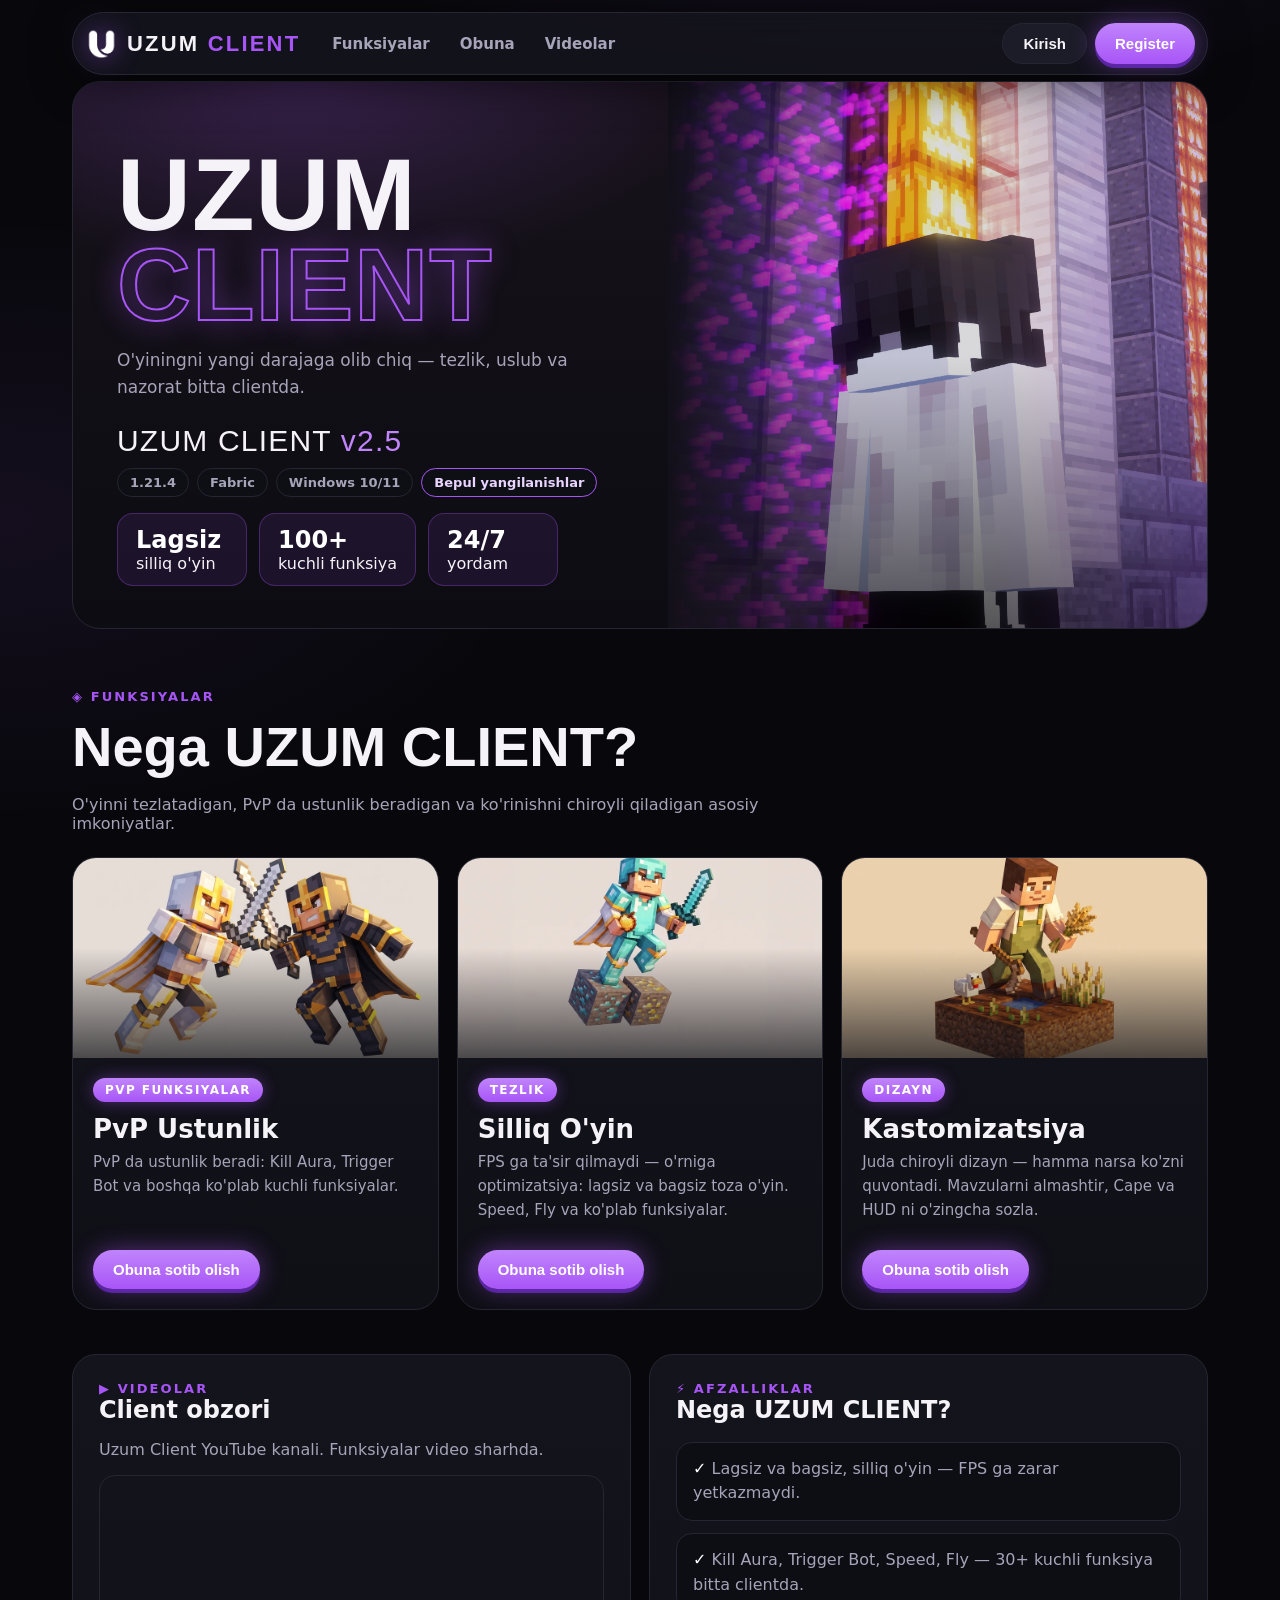
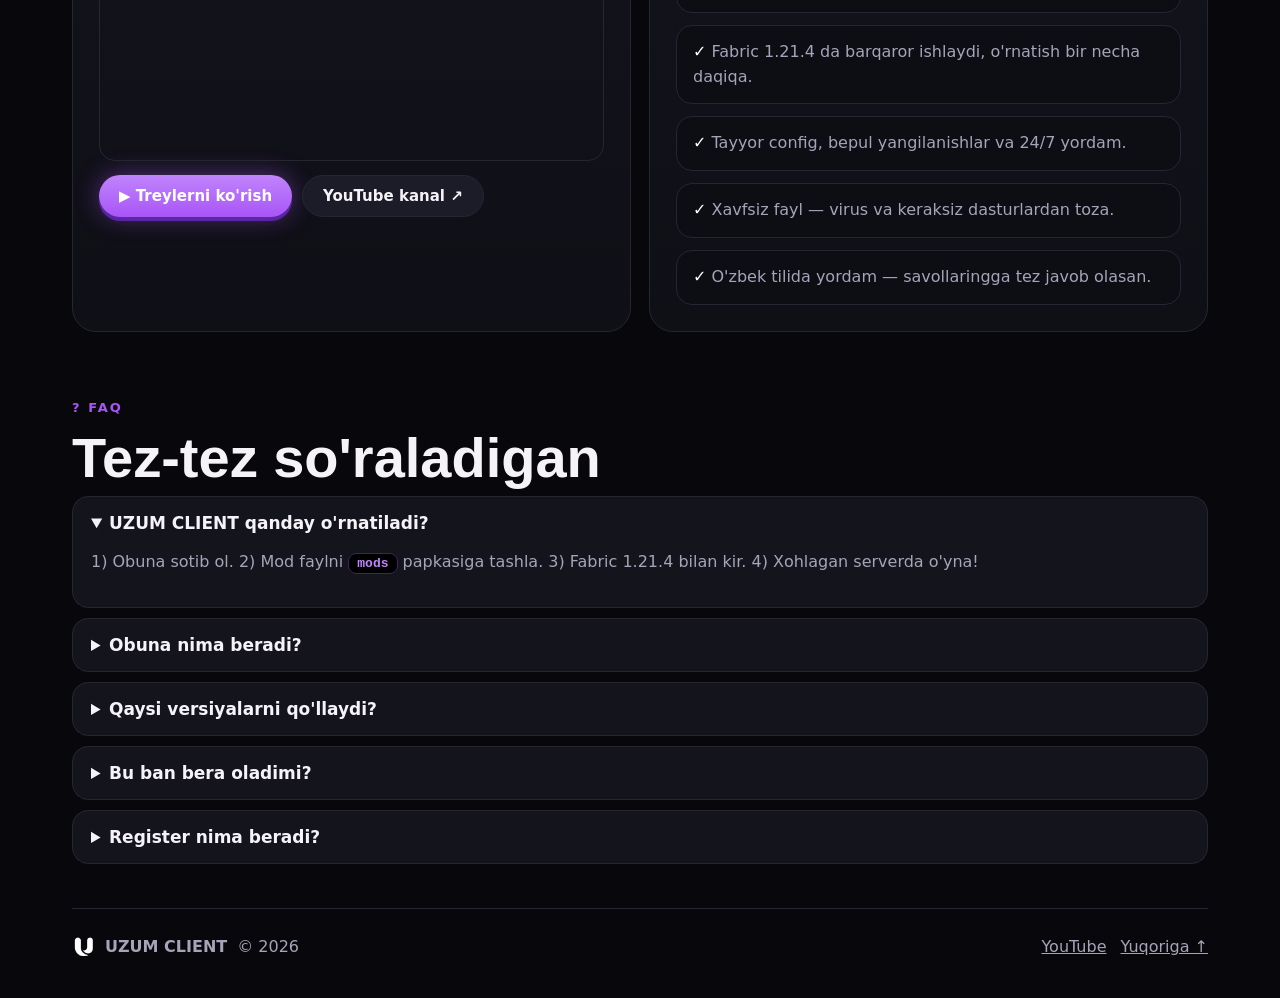
<file: index.html>
﻿<!DOCTYPE html>
<html lang="uz">
<head>
<meta charset="UTF-8">
<meta name="viewport" content="width=device-width, initial-scale=1.0">
<title>UZUM CLIENT - Minecraft Cheat Client | Yuklash</title>
<meta name="description" content="UZUM CLIENT - dark uzum-binafsha Minecraft cheat client. FPS Boost, PvP modlar, kastomizatsiya.">
<script>try{var SITE_V=2;fetch('version.json',{cache:'no-store'}).then(function(r){return r.json()}).then(function(j){if(j&&j.v!==SITE_V&&!sessionStorage.getItem('vrel')){sessionStorage.setItem('vrel','1');location.href=location.pathname+'?v='+Date.now()}}).catch(function(){})}catch(e){}</script>
<link rel="icon" href="art/brand/uzumclient-logo.png">
<style>
:root{
  --bg:#08080c; --bg2:#0f0f16; --card:#14141d; --card2:#1a1a26;
  --line:#262633; --ink:#f5f3f7; --muted:#a7a3b8;
  --pink:#a855f7; --pink2:#c084fc; --pink-dark:#6d28d9;
  --pink-glow:0 0 24px rgba(168,85,247,.45),0 4px 0 #4c1d95;
  --radius:18px; --radius-lg:28px;
}
*{box-sizing:border-box}
body{margin:0;background:radial-gradient(1200px 600px at 70% -10%,rgba(168,85,247,.14),transparent 60%),radial-gradient(900px 500px at 0% 20%,rgba(168,85,247,.08),transparent 60%),var(--bg);color:var(--ink);font-family:"Manrope",system-ui,-apple-system,Segoe UI,Roboto,sans-serif;min-height:100vh}
a{color:inherit}
.wrap{max-width:1180px;margin:0 auto;padding:0 22px}
header{position:sticky;top:12px;z-index:60}
.nav{display:flex;align-items:center;gap:12px;background:rgba(20,20,29,.9);backdrop-filter:blur(14px);border:1px solid var(--line);border-radius:999px;padding:10px 12px;box-shadow:0 10px 40px rgba(0,0,0,.5)}
.brand{display:flex;align-items:center;gap:10px;text-decoration:none;font-weight:900;letter-spacing:.08em}
.brand img{width:32px;height:31px;object-fit:cover;border-radius:9px;filter:drop-shadow(0 0 12px rgba(168,85,247,.6))}
.brand b{font-family:"Barlow Condensed","Arial Narrow",sans-serif;font-size:22px;letter-spacing:.1em}
.brand b i{color:var(--pink);font-style:normal}
.nav-links{display:flex;gap:2px;margin-left:6px}
.nav-links a{text-decoration:none;padding:9px 14px;border-radius:999px;font-weight:700;color:var(--muted);font-size:15px}
.nav-links a:hover{background:#1f1f2c;color:#fff}
.spacer{flex:1}
.btn{border:0;cursor:pointer;font-weight:800;border-radius:999px;padding:11px 20px;text-decoration:none;display:inline-flex;align-items:center;gap:8px;transition:.18s;font-size:15px}
.btn-pink{background:linear-gradient(180deg,var(--pink2),var(--pink));color:#fff;box-shadow:var(--pink-glow)}
.btn-pink:hover{transform:translateY(-1px);box-shadow:0 0 34px rgba(168,85,247,.65),0 4px 0 #4c1d95}
.btn-ghost{background:#1c1c28;color:var(--ink);border:1px solid var(--line)}
.btn-ghost:hover{border-color:var(--pink);color:#fff}
.user-chip{display:none;align-items:center;gap:8px;background:#1c1c28;border:1px solid var(--pink);border-radius:999px;padding:6px 6px 6px 14px;font-weight:800}
.user-chip span.avatar{width:28px;height:28px;border-radius:50%;background:linear-gradient(180deg,var(--pink),var(--pink-dark));display:grid;place-items:center;font-size:14px}
.user-chip img.avatar{width:28px;height:28px;border-radius:50%;object-fit:cover}
.hero{margin-top:18px;background:linear-gradient(180deg,#17121a,#0c0c12);border:1px solid var(--line);border-radius:var(--radius-lg);overflow:hidden;position:relative}
.hero::before{content:"";position:absolute;inset:0;background:radial-gradient(700px 320px at 20% 0%,rgba(168,85,247,.22),transparent 60%);pointer-events:none}
.hero-grid{display:grid;grid-template-columns:1.05fr .95fr;position:relative}
.hero-left{padding:50px 20px 42px 44px}
.badge{display:inline-flex;align-items:center;gap:8px;background:rgba(168,85,247,.12);color:#d8b4fe;border:1px solid rgba(168,85,247,.35);border-radius:999px;padding:7px 14px;font-weight:800;font-size:13px;letter-spacing:.1em}
h1{font-family:"Barlow Condensed",sans-serif;font-size:clamp(60px,8vw,108px);line-height:.88;margin:18px 0 8px;letter-spacing:.01em}
h1 span{color:transparent;-webkit-text-stroke:2px var(--pink);text-shadow:0 0 30px rgba(168,85,247,.4)}
.sub{color:var(--muted);font-size:17px;max-width:46ch;line-height:1.6}
.ip-box{margin-top:22px;background:#0d0d14;border:1px solid var(--line);border-left:3px solid var(--pink);border-radius:var(--radius);padding:10px;display:flex;align-items:center;gap:10px;max-width:480px;cursor:pointer}
.ip-box:hover{border-color:var(--pink)}
.ip-box code{font-size:20px;font-weight:900;padding:8px 10px;color:#fff}
.ip-box small{display:block;color:var(--muted);font-weight:600;font-size:13px}
.status{display:flex;align-items:center;gap:10px;margin-top:14px;color:var(--muted);font-size:14px;flex-wrap:wrap}
.dot{width:10px;height:10px;border-radius:50%;background:#3ddc84;box-shadow:0 0 0 6px rgba(61,220,132,.15);animation:pulse 2s infinite}
@keyframes pulse{50%{box-shadow:0 0 0 10px rgba(61,220,132,.06)}}
.hero-right{position:relative;min-height:440px;background:#000}
.hero-right img.poster{position:absolute;inset:0;width:100%;height:100%;object-fit:cover;opacity:.85;filter:saturate(1.1) contrast(1.05)}
.hero-right::after{content:"";position:absolute;inset:0;background:linear-gradient(90deg,#121018 0%,transparent 28%,transparent 60%,rgba(168,85,247,.25) 100%),linear-gradient(0deg,rgba(0,0,0,.6),transparent 50%)}
.play-card{position:absolute;left:22px;right:22px;bottom:22px;z-index:2;background:rgba(18,18,26,.9);backdrop-filter:blur(12px);border:1px solid var(--line);border-radius:20px;padding:14px 16px;display:flex;align-items:center;gap:14px}
.play-card img{width:51px;height:51px;border-radius:12px;object-fit:cover;border:1px solid var(--pink)}
.modes{padding:60px 0 10px}
.eyebrow{display:flex;align-items:center;gap:10px;font-weight:900;letter-spacing:.16em;font-size:13px;color:var(--pink)}
h2{font-family:"Barlow Condensed",sans-serif;font-size:clamp(34px,5vw,56px);margin:10px 0 6px}
.mode-grid{display:grid;grid-template-columns:repeat(3,1fr);gap:18px;margin-top:24px}
.mode{background:linear-gradient(180deg,var(--card),var(--bg2));border:1px solid var(--line);border-radius:24px;overflow:hidden;display:flex;flex-direction:column;transition:.2s}
.mode:hover{transform:translateY(-4px);border-color:var(--pink);box-shadow:0 20px 60px rgba(168,85,247,.18)}
.mode .imgw{position:relative}
.mode img{width:100%;height:200px;object-fit:cover;display:block}
.mode .imgw::after{content:"";position:absolute;inset:0;background:linear-gradient(0deg,rgba(10,10,15,.7),transparent 55%)}
.mode-body{padding:20px;display:flex;flex-direction:column;flex:1}
.tag{font-size:12px;font-weight:900;letter-spacing:.12em;background:linear-gradient(180deg,var(--pink2),var(--pink));color:#fff;border-radius:999px;padding:5px 12px;display:inline-block;align-self:flex-start;box-shadow:0 0 16px rgba(168,85,247,.4)}
.mode-body h3{margin:12px 0 6px;font-size:26px}
.mode-body p{color:var(--muted);line-height:1.6;margin:0 0 14px;font-size:15px;min-height:72px}
.chips{display:flex;gap:8px;flex-wrap:wrap}
.chips span{background:#0e0e15;border:1px solid var(--line);border-radius:999px;padding:6px 12px;font-size:13px;font-weight:700;color:var(--muted)}
.section{padding:34px 0}
.two{display:grid;grid-template-columns:1fr 1fr;gap:18px}
.card{background:linear-gradient(180deg,var(--card),var(--bg2));border:1px solid var(--line);border-radius:24px;padding:26px}
.card h3{margin:0 0 8px;font-size:24px}
.steps{margin:18px 0 0;padding:0;list-style:none;display:grid;gap:12px}
.steps li{background:#0d0d14;border:1px solid var(--line);border-radius:16px;padding:14px 16px;line-height:1.55;color:var(--muted)}
.steps li b{color:#fff}
code.ip{background:#000;color:var(--pink2);border:1px solid rgba(168,85,247,.4);border-radius:8px;padding:2px 8px;font-weight:800}
.faq details{background:var(--card);border:1px solid var(--line);border-radius:16px;padding:16px 18px;margin-bottom:10px}
.faq summary{cursor:pointer;font-weight:800;font-size:17px}
.faq summary:hover{color:var(--pink2)}
.faq p{color:var(--muted);line-height:1.65}
.discord{background:linear-gradient(135deg,#1a0e16,#0f0f16 60%),radial-gradient(500px 200px at 80% 0%,rgba(168,85,247,.3),transparent);border:1px solid rgba(168,85,247,.35);border-radius:28px;padding:32px;display:grid;grid-template-columns:1.2fr .8fr;gap:20px;align-items:center;margin:20px 0 30px}
.discord h2{margin:8px 0}
.discord p{color:var(--muted)}
.stats{display:flex;gap:12px;flex-wrap:wrap}
.stat{background:rgba(168,85,247,.1);border:1px solid rgba(168,85,247,.3);border-radius:16px;padding:12px 18px;min-width:130px}
.stat b{font-size:24px;display:block;color:#fff}
footer{border-top:1px solid var(--line);padding:26px 0 40px;color:var(--muted);display:flex;gap:16px;align-items:center;justify-content:space-between;flex-wrap:wrap}
/* AUTH */
.overlay{position:fixed;inset:0;background:rgba(0,0,0,.7);backdrop-filter:blur(8px);display:none;place-items:center;z-index:100;padding:18px}
.overlay.show{display:grid}
.auth{width:100%;max-width:420px;background:linear-gradient(180deg,#17171f,#0e0e14);border:1px solid rgba(168,85,247,.4);border-radius:26px;padding:28px;box-shadow:0 30px 100px rgba(168,85,247,.25);position:relative}
.auth::before{content:"";position:absolute;top:0;left:28px;right:28px;height:2px;background:linear-gradient(90deg,transparent,var(--pink),transparent)}
.auth h3{margin:0;font-size:28px;font-family:"Barlow Condensed",sans-serif;letter-spacing:.02em}
.auth p.sub2{color:var(--muted);margin:6px 0 18px;font-size:14px}
.tabs{display:grid;grid-template-columns:1fr 1fr;background:#0b0b11;border:1px solid var(--line);border-radius:999px;padding:4px;margin-bottom:18px}
.tabs button{border:0;background:transparent;color:var(--muted);font-weight:800;padding:10px;border-radius:999px;cursor:pointer}
.tabs button.active{background:linear-gradient(180deg,var(--pink2),var(--pink));color:#fff;box-shadow:0 0 18px rgba(168,85,247,.5)}
.field{margin-bottom:12px}
.field label{display:block;font-size:13px;font-weight:800;color:var(--muted);margin-bottom:6px;letter-spacing:.04em}
.field input{width:100%;background:#0b0b12;border:1px solid var(--line);border-radius:14px;padding:13px 14px;color:#fff;font-size:15px;outline:none}
.field input:focus{border-color:var(--pink);box-shadow:0 0 0 3px rgba(168,85,247,.2)}
.auth .btn-pink{width:100%;justify-content:center;margin-top:8px;padding:13px}
.close-x{position:absolute;top:14px;right:14px;width:36px;height:36px;border-radius:50%;border:1px solid var(--line);background:#0b0b12;color:#fff;cursor:pointer}
.err{display:none;background:rgba(255,46,80,.12);border:1px solid rgba(255,46,80,.4);color:#ff8fa3;border-radius:12px;padding:10px 12px;font-size:14px;margin-bottom:12px}
.err.show{display:block}
.toast{position:fixed;bottom:22px;left:50%;transform:translateX(-50%) translateY(20px);background:linear-gradient(180deg,var(--pink2),var(--pink));color:#fff;padding:12px 22px;border-radius:999px;opacity:0;transition:.3s;font-weight:800;z-index:200;box-shadow:0 10px 40px rgba(168,85,247,.5)}
.toast.show{opacity:1;transform:translateX(-50%) translateY(0)}
/* PROFILE */
.prof{max-width:560px;max-height:92vh;overflow-y:auto}
.prof .avatar-big{width:56px;height:56px;min-width:56px;border-radius:50%;background:linear-gradient(180deg,var(--pink2),var(--pink-dark));display:grid;place-items:center;font-size:24px;font-weight:900;box-shadow:0 0 24px rgba(168,85,247,.5)}
.pcard{background:#0b0b12;border:1px solid var(--line);border-radius:16px;padding:16px;margin-top:12px}
.pcard b{font-size:16px}
.pcard .sub2{color:var(--muted);font-size:13px;margin:4px 0 12px}
.prof input{width:100%;background:#14141d;border:1px solid var(--line);border-radius:12px;padding:12px;color:#fff;font-size:14px;outline:none}
.prof input:focus{border-color:var(--pink)}
.pcard .row{display:flex;gap:8px;flex-wrap:wrap}
.pcard .row .btn{flex:1;justify-content:center;white-space:nowrap}
.pinput{width:100%;background:#14141d;border:1px solid var(--line);border-radius:12px;padding:13px 14px;color:#fff;font-size:15px;outline:none;transition:border-color .18s,box-shadow .18s}
.pinput:focus{border-color:var(--pink);box-shadow:0 0 0 3px rgba(168,85,247,.22)}
.pinput::placeholder{color:#5b5666}
.pinput.code{font-family:ui-monospace,Consolas,monospace;letter-spacing:.14em;text-transform:uppercase;font-weight:800}
.flabel{display:block;font-size:11px;font-weight:900;letter-spacing:.12em;color:var(--muted);margin:0 0 6px}
.chips span.hot{border-color:var(--pink);color:#e9d5ff;background:rgba(168,85,247,.1)}
.pf-top{display:flex;align-items:center;gap:14px;position:relative}
.pf-top::before{content:"";position:absolute;top:-28px;left:-28px;right:-28px;height:120px;background:radial-gradient(400px 120px at 20% 0%,rgba(168,85,247,.25),transparent 70%);pointer-events:none}
.pf-logo{width:48px;height:48px;min-width:48px;border-radius:16px;object-fit:cover;border:0;box-shadow:0 0 30px rgba(168,85,247,.65),0 0 90px rgba(168,85,247,.28);position:relative}
.mini-eyebrow{font-weight:900;letter-spacing:.16em;font-size:11px;color:var(--pink2)}
.pf-cards{display:grid;grid-template-columns:1fr 1fr;gap:12px}
.pf-cards .pcard{margin-top:12px}
@media(max-width:560px){.pf-cards{grid-template-columns:1fr}.prof{padding:22px}}
/* OBUNA VIEW */
#profileView{display:none}
#adminView{display:none}
#pfAvaWrap{cursor:pointer}
#pfAvaWrap::after{content:'📷';position:absolute;inset:0;display:grid;place-items:center;font-size:22px;background:rgba(0,0,0,.55);border-radius:16px;opacity:0;transition:opacity .2s}
#pfAvaWrap:hover::after{opacity:1}
.atable{width:100%;min-width:880px;border-collapse:collapse;font-size:14px}
.atable th{text-align:left;color:var(--muted);font-size:12px;letter-spacing:.06em;padding:8px 10px;border-bottom:1px solid var(--line);white-space:nowrap}
.atable td{padding:10px;border-bottom:1px solid var(--line);vertical-align:middle;white-space:nowrap}
.pill{display:inline-block;border-radius:999px;padding:4px 12px;font-size:12px;font-weight:800}
.pill.ok{background:rgba(61,220,132,.12);color:#3ddc84;border:1px solid rgba(61,220,132,.4)}
.pill.bad{background:rgba(255,46,80,.12);color:#ff8fa3;border:1px solid rgba(255,46,80,.4)}
.pill.no{background:#0e0e15;color:var(--muted);border:1px solid var(--line)}
.abtns{display:flex;gap:6px;flex-wrap:wrap}
.abtns button{border:1px solid var(--line);background:#0b0b12;color:#fff;border-radius:10px;padding:7px 10px;font-size:12px;font-weight:800;cursor:pointer}
.abtns button:hover{border-color:var(--pink)}
.abtns button.danger:hover{border-color:#ff5064;color:#ff8fa3}
.atable tr:hover td{background:rgba(168,85,247,.05)}
/* ADMIN PANEL */
.astats{display:grid;grid-template-columns:repeat(auto-fit,minmax(140px,1fr));gap:10px;margin:14px 0}
.astat{background:linear-gradient(180deg,#17171f,#0e0e14);border:1px solid var(--line);border-radius:16px;padding:14px;position:relative;overflow:hidden}
.astat::before{content:"";position:absolute;inset:0;background:radial-gradient(200px 80px at 20% 0%,rgba(168,85,247,.18),transparent 70%);pointer-events:none}
.astat b{display:block;font-size:26px;font-weight:900}
.astat span{color:var(--muted);font-size:12px;font-weight:700}
.astat.warn b{color:#ffcf5c}.astat.bad b{color:#ff8fa3}.astat.ok b{color:#3ddc84}
.atabs{display:flex;gap:8px;flex-wrap:wrap;margin:6px 0 16px}
.atabs button{border:1px solid var(--line);background:#0b0b12;color:var(--muted);border-radius:999px;padding:10px 18px;font-size:14px;font-weight:800;cursor:pointer}
.atabs button.on{background:linear-gradient(180deg,var(--pink2),var(--pink));color:#fff;border-color:transparent;box-shadow:0 0 18px rgba(168,85,247,.5)}
.asec{background:#0b0b12;border:1px solid var(--line);border-radius:16px;padding:16px;margin-bottom:14px}
.asec h4{font-size:18px;margin-bottom:4px}
.asec p.d{color:var(--muted);font-size:13px;margin-bottom:12px}
.acode{font-family:monospace;background:#14141d;border:1px dashed var(--pink);border-radius:8px;padding:4px 10px;font-weight:800;letter-spacing:.06em;cursor:pointer}
.suscard{border:1px solid rgba(255,46,80,.4);background:rgba(255,46,80,.05);border-radius:14px;padding:12px 14px;margin-bottom:10px}
.suscard.okb{border-color:rgba(61,220,132,.35);background:rgba(61,220,132,.05)}
.nav-links a.on{background:rgba(168,85,247,.18);color:#fff}
/* ANIMATSIYALAR */
html{scroll-behavior:smooth}
.btn:active{transform:scale(.96)}
.rv{opacity:0;transform:translateY(26px);transition:opacity .7s ease,transform .7s cubic-bezier(.16,1,.3,1)}
.rv.in{opacity:1;transform:none}
.rv[data-d="1"]{transition-delay:.08s}.rv[data-d="2"]{transition-delay:.16s}.rv[data-d="3"]{transition-delay:.24s}
.overlay{opacity:0;transition:opacity .25s ease}
.overlay.show{opacity:1}
.overlay .auth{transform:translateY(16px) scale(.97);transition:transform .32s cubic-bezier(.16,1,.3,1)}
.overlay.show .auth{transform:none}
@media(prefers-reduced-motion:reduce){.rv{opacity:1;transform:none;transition:none}html{scroll-behavior:auto}}
@media(max-width:900px){.hero-grid,.two,.discord,.mode-grid{grid-template-columns:1fr}.hero-left{padding:30px 22px}.nav-links{display:none}.hero-right{min-height:300px}}
</style>
</head>
<body>
<div class="wrap">
<header>
  <nav class="nav">
    <a class="brand" href="#top"><img src="art/brand/uzumclient-logo.png" alt="Uzum Client"><b>UZUM <i>CLIENT</i></b></a>
    <div class="nav-links"><a href="#funksiyalar">Funksiyalar</a><a href="obuna.html">Obuna</a><a href="#videolar">Videolar</a><a href="#admin" id="adminLink" style="display:none">Admin</a></div>
    <div class="spacer"></div>
    <div id="guestBtns" style="display:flex;gap:8px">
      <button class="btn btn-ghost" onclick="openAuth('login')">Kirish</button>
      <button class="btn btn-pink" onclick="openAuth('register')">Register</button>
    </div>
    <div class="user-chip" id="userChip" onclick="openProfile()" title="Hisobim" style="cursor:pointer"><span class="avatar" id="userAvatar">H</span><img class="avatar" id="userAvatarImg" style="display:none" alt=""><span>Hisobim</span><span style="color:var(--pink2)">→</span></div>
    <button class="btn btn-ghost" id="logoutBtn" style="display:none" onclick="logout()">Chiqish →</button>
  </nav>
</header>



<div id="profileView">
  <div class="card" style="margin-top:18px">
    <div class="pf-top">
      <span id="pfAvaWrap" style="position:relative;cursor:pointer" title="Rasmni almashtirish"><img class="pf-logo" id="pfAvatarImg" src="art/brand/uzumclient-logo.png" alt="Profil rasmi"><span class="avatar-big" id="pfAvatarLetter" style="display:none">U</span></span>
      <div style="position:relative"><div class="mini-eyebrow">◈ MENING PROFILIM</div><h3 id="pfNick" style="margin:2px 0 0;font-size:30px">—</h3><p id="pfMail" style="margin:2px 0 0;color:var(--muted);font-size:14px">—</p></div>
    </div>
    <input id="pfAva" type="file" accept="image/*" style="display:none">
  </div>
  <div class="pf-cards" style="margin-bottom:30px">
    <div class="pcard"><b>⬇ Yuklashlar</b><p style="color:var(--muted);font-size:13px;margin:4px 0 12px">Mod va config — faqat obuna bilan.</p>
      <div class="row"><button class="btn btn-pink" onclick="downloadMod()">Modni yuklash</button><button class="btn btn-pink" onclick="downloadConfig()">Configni yuklash</button></div>
    </div>
    <div class="pcard"><b>💎 Obunam</b><p style="margin:8px 0 4px"><span class="pill no" id="planPill">Obuna yo'q</span></p><p id="planDesc" style="color:var(--muted);font-size:13px;margin:4px 0 12px">Hozircha faol obunang yo'q.</p>
      <p id="hwidLine" style="color:var(--muted);font-size:13px;margin:0 0 12px">HWID: —</p>
      <div class="row"><button class="btn btn-pink" onclick="location.href='obuna.html'">Obuna olish →</button></div>
    </div>
    <div class="pcard"><b>🎟 Promocode</b><p style="color:var(--muted);font-size:13px;margin:4px 0 12px">Admin bergan kodni yozib obuna ol.</p>
      <div class="row"><input id="pfPromoInput" class="pinput code" placeholder="KODNI YOZING" style="flex:2;min-width:110px"><button class="btn btn-pink" onclick="applyPfPromo()">OK</button></div>
      <div class="err" id="pfPromoErr" style="margin:10px 0 0"></div><p id="pfPromoOk" style="display:none;color:#3ddc84;font-size:13px;margin:10px 0 0"></p>
    </div>
    <div class="pcard"><b>🔒 Parol</b><p style="color:var(--muted);font-size:13px;margin:4px 0 12px">Hozirgi parolni tasdiqlab, yangisini qo‘ying.</p>
      <div style="display:grid;gap:10px"><div><label class="flabel" for="oldPass">HOZIRGI PAROL</label><input id="oldPass" class="pinput" type="password" placeholder="••••••••"></div><div><label class="flabel" for="newPass">YANGI PAROL (6+ BELGI)</label><input id="newPass" class="pinput" type="password" placeholder="Yangi parol"></div></div>
      <div class="err" id="passErr" style="margin:10px 0 0"></div>
      <div style="margin-top:10px"><button class="btn btn-pink" style="width:100%;justify-content:center" onclick="changePass()">Saqlash</button></div>
    </div>
  </div>
</div>

<div id="adminView">
  <div class="card" style="margin-top:18px;margin-bottom:30px">
    <div class="eyebrow">◈ ADMIN PANEL</div><h3 style="font-size:30px;margin:8px 0 4px">Boshqaruv</h3>
    <p style="color:var(--muted);font-size:14px;margin:4px 0 4px">Obuna, promokod, to'lov, gumonlilar — hammesi shu yerda.</p>
    <div class="astats" id="adminStats"></div>
    <div class="atabs" id="adminTabs">
      <button data-t="users" class="on" onclick="adminTab('users')">Foydalanuvchilar</button>
      <button data-t="promo" onclick="adminTab('promo')">Promokodlar</button>
      <button data-t="sus" onclick="adminTab('sus')">Gumonlilar</button>
      <button data-t="orders" onclick="adminTab('orders')">Buyurtmalar</button>
    </div>
    <div id="atab-users">
      <div style="display:flex;gap:8px;flex-wrap:wrap;margin-bottom:14px">
        <input id="adminGiveNick" placeholder="Email" style="flex:1;min-width:140px;background:#0b0b12;border:1px solid var(--line);border-radius:12px;padding:12px;color:#fff;font-size:14px">
        <select id="adminGivePlan" style="background:#0b0b12;border:1px solid var(--line);border-radius:12px;padding:12px;color:#fff;font-size:14px"><option>30 kunlik</option><option>90 kunlik</option><option>Cheksiz</option></select>
        <button class="btn btn-pink" onclick="adminGive()">Obuna berish</button>
      </div>
      <div style="overflow-x:auto"><table class="atable"><thead><tr><th>Nick</th><th>Email</th><th>Obuna</th><th>Tugaydi</th><th>HWID</th><th>Holat</th><th>Amallar</th></tr></thead><tbody id="adminRows"></tbody></table></div>
    </div>
    <div id="atab-promo" style="display:none">
      <div class="asec"><h4>Yangi promokod</h4><p class="d">Kod katta harfda saqlanadi. Limit 0 = cheksiz. Chegirma sotib olishda narxni arzonlashtiradi.</p>
        <div style="display:flex;gap:8px;flex-wrap:wrap">
          <input id="promoCode" placeholder="KOD (masalan: VIP30)" style="flex:1;min-width:140px;background:#0b0b12;border:1px solid var(--line);border-radius:12px;padding:12px;color:#fff;font-size:14px">
          <select id="promoType" style="background:#0b0b12;border:1px solid var(--line);border-radius:12px;padding:12px;color:#fff;font-size:14px"><option value="free">Bepul obuna</option><option value="discount">Chegirma %</option></select>
          <select id="promoDays" style="background:#0b0b12;border:1px solid var(--line);border-radius:12px;padding:12px;color:#fff;font-size:14px"><option value="30">30 kun</option><option value="90">90 kun</option><option value="0">Cheksiz</option></select>
          <input id="promoPercent" type="number" min="1" max="90" value="10" title="Chegirma %" style="width:100px;background:#0b0b12;border:1px solid var(--line);border-radius:12px;padding:12px;color:#fff;font-size:14px">
          <input id="promoLimit" type="number" min="0" value="0" title="Limit" style="width:110px;background:#0b0b12;border:1px solid var(--line);border-radius:12px;padding:12px;color:#fff;font-size:14px">
          <button class="btn btn-pink" onclick="promoCreate()">Yaratish</button>
        </div>
      </div>
      <div class="asec"><h4>Barcha promokodlar</h4><p class="d">Kod ustiga bossang nusxalanadi.</p><div id="promoList"></div></div>
    </div>
    <div id="atab-sus" style="display:none">
      <div class="asec"><h4>🚨 Gumonlilar</h4><p class="d">Bitta HWID bir nechta nickda ishlatilsa — akkaunt ulashilayapti.</p><div id="susList"></div></div>
      <div class="asec"><h4>Bloklanganlar</h4><div id="blockedList"></div></div>
    </div>
    <div id="atab-orders" style="display:none">
      <div class="card" style="margin-top:0"><div class="eyebrow">◈ BUYURTMALAR</div><h3 style="font-size:24px;margin:8px 0 4px">To'lov so'rovlari</h3>
      <p style="color:var(--muted);font-size:14px;margin:4px 0 14px">Chekni ko'rib tasdiqlang yoki rad eting.</p>
      <div style="overflow-x:auto"><table class="atable"><thead><tr><th>ID</th><th>Nick</th><th>Tarif</th><th>Karta</th><th>Chek</th><th>Holat</th><th>Amallar</th></tr></thead><tbody id="orderRows"></tbody></table></div></div>
    </div>
  </div>
</div>

<section class="hero" id="top">
  <div class="hero-grid">
    <div class="hero-left">
      <h1>UZUM<br><span>CLIENT</span></h1>
      <p class="sub">O'yiningni yangi darajaga olib chiq — tezlik, uslub va nazorat bitta clientda.</p>
      <div style="font-family:'Barlow Condensed',sans-serif;font-size:30px;letter-spacing:.04em;margin-top:22px">UZUM CLIENT <span style="color:var(--pink2)">v2.5</span></div>
      <div class="chips" style="margin-top:10px"><span>1.21.4</span><span>Fabric</span><span>Windows 10/11</span><span style="border-color:var(--pink);color:#e9d5ff">Bepul yangilanishlar</span></div>
      <div class="stats" style="margin-top:16px;max-width:480px">
        <div class="stat"><b>Lagsiz</b><span>silliq o'yin</span></div>
        <div class="stat"><b>100+</b><span>kuchli funksiya</span></div>
        <div class="stat"><b>24/7</b><span>yordam</span></div>
      </div>
    </div>
    <div class="hero-right">
      <img class="poster" src="media/mana.jpg" alt="Uzum Client obzori">
    </div>
  </div>
</section>

<section class="modes" id="funksiyalar">
  <div class="eyebrow">◈ FUNKSIYALAR</div><h2>Nega UZUM CLIENT?</h2>
  <p style="color:var(--muted);max-width:70ch">O'yinni tezlatadigan, PvP da ustunlik beradigan va ko'rinishni chiroyli qiladigan asosiy imkoniyatlar.</p>
  <div class="mode-grid">
    <article class="mode"><div class="imgw"><img src="art/approved/anarxiya-nano-v1-900.webp" alt="PvP modlar" loading="lazy"></div><div class="mode-body"><span class="tag">PVP FUNKSIYALAR</span><h3>PvP Ustunlik</h3><p>PvP da ustunlik beradi: Kill Aura, Trigger Bot va boshqa ko'plab kuchli funksiyalar.</p><div style="margin-top:14px"><button class="btn btn-pink" onclick="location.href='obuna.html'">Obuna sotib olish</button></div></div></article>
    <article class="mode"><div class="imgw"><img src="art/approved/boxpvp-nano-v4-900.webp" alt="FPS Boost" loading="lazy"></div><div class="mode-body"><span class="tag">TEZLIK</span><h3>Silliq O'yin</h3><p>FPS ga ta'sir qilmaydi — o'rniga optimizatsiya: lagsiz va bagsiz toza o'yin. Speed, Fly va ko'plab funksiyalar.</p><div style="margin-top:14px"><button class="btn btn-pink" onclick="location.href='obuna.html'">Obuna sotib olish</button></div></div></article>
    <article class="mode"><div class="imgw"><img src="art/approved/survival-nano-v2-900.webp" alt="Kastomizatsiya" loading="lazy"></div><div class="mode-body"><span class="tag">DIZAYN</span><h3>Kastomizatsiya</h3><p>Juda chiroyli dizayn — hamma narsa ko'zni quvontadi. Mavzularni almashtir, Cape va HUD ni o'zingcha sozla.</p><div style="margin-top:14px"><button class="btn btn-pink" onclick="location.href='obuna.html'">Obuna sotib olish</button></div></div></article>
  </div>
</section>



<section class="section" id="videolar">
  <div class="two">
    <div class="card"><div class="eyebrow">▶ VIDEOLAR</div><h3>Client obzori</h3><p style="color:var(--muted)">Uzum Client YouTube kanali. Funksiyalar video sharhda.</p><div style="position:relative;padding-top:56.25%;border-radius:16px;overflow:hidden;margin-top:12px;border:1px solid var(--line)"><iframe src="https://www.youtube.com/embed/Dd2xQ-wXOmk" title="UZUM CLIENT treyleri" style="position:absolute;inset:0;width:100%;height:100%;border:0" allow="accelerometer; autoplay; clipboard-write; encrypted-media; gyroscope; picture-in-picture" allowfullscreen loading="lazy"></iframe></div><div style="margin-top:14px;display:flex;gap:10px;flex-wrap:wrap"><a class="btn btn-pink" href="https://www.youtube.com/watch?v=Dd2xQ-wXOmk" target="_blank" rel="noreferrer">▶ Treylerni ko'rish</a><a class="btn btn-ghost" href="https://www.youtube.com/@uzumclient" target="_blank" rel="noreferrer">YouTube kanal ↗</a></div></div>
    <div class="card" id="yuklash"><div class="eyebrow">⚡ AFZALLIKLAR</div><h3>Nega UZUM CLIENT?</h3>
      <ol class="steps"><li><b>✓</b> Lagsiz va bagsiz, silliq o'yin — FPS ga zarar yetkazmaydi.</li><li><b>✓</b> Kill Aura, Trigger Bot, Speed, Fly — 30+ kuchli funksiya bitta clientda.</li><li><b>✓</b> Fabric 1.21.4 da barqaror ishlaydi, o'rnatish bir necha daqiqa.</li><li><b>✓</b> Tayyor config, bepul yangilanishlar va 24/7 yordam.</li><li><b>✓</b> Xavfsiz fayl — virus va keraksiz dasturlardan toza.</li><li><b>✓</b> O'zbek tilida yordam — savollaringga tez javob olasan.</li></ol>
    </div>
  </div>
</section>



<section class="section faq" id="faq">
  <div class="eyebrow">? FAQ</div><h2>Tez-tez so'raladigan</h2>
  <details open><summary>UZUM CLIENT qanday o'rnatiladi?</summary><p>1) Obuna sotib ol. 2) Mod faylni <code class="ip">mods</code> papkasiga tashla. 3) Fabric 1.21.4 bilan kir. 4) Xohlagan serverda o'yna!</p></details>
  <details><summary>Obuna nima beradi?</summary><p>Obunasiz yuklash ochilmaydi. Xohlagan bitta obuna (Oylik / Yillik / Doimiy) kifoya — mod fayl va yangilanishlar ochiladi.</p></details>
  <details><summary>Qaysi versiyalarni qo'llaydi?</summary><p><b>1.21.4</b> — faqat shu versiya qo'llanadi. Boshqa versiyalar yo'q.</p></details>
  <details><summary>Bu ban bera oladimi?</summary><p>Client faqat vizual va optimizatsiya modlaridan iborat. Har qanday server qoidalarini o'zing tekshirib o'yna.</p></details>
  <details><summary>Register nima beradi?</summary><p>Configlarni sinxronlash va yangiliklarni birinchi olish (hozircha local demo).</p></details>
</section>
<footer><div style="display:flex;align-items:center;gap:10px"><img src="art/brand/uzumclient-logo.png" width="23" alt=""><b>UZUM CLIENT</b> © 2026</div><div style="display:flex;gap:14px"><a href="https://www.youtube.com/@uzumclient" target="_blank">YouTube</a><a href="#top">Yuqoriga ↑</a></div></footer>
</div>

<div class="overlay" id="authOverlay">
  <div class="auth">
    <button class="close-x" onclick="closeAuth()">✕</button>
    <h3 id="authTitle">Xush kelibsan! ✦</h3>
    <p class="sub2">Uzum Client olamiga kirish uchun hisob yarat yoki kir.</p>
    <div class="tabs"><button id="tabLogin" onclick="switchTab('login')">Kirish</button><button id="tabReg" onclick="switchTab('register')">Register</button></div>
    <div class="err" id="authErr"></div>
    <div id="loginForm">
      <div class="field"><label>NICK YOKI EMAIL</label><input id="liUser" placeholder="Masalan: Herobrine_uz"></div>
      <div class="field"><label>PAROL</label><input id="liPass" type="password" placeholder="••••••••"></div>
      <button class="btn btn-pink" onclick="doLogin()">Kirish →</button>
    </div>
    <div id="regForm" style="display:none">
      <div class="field"><label>MINECRAFT NICK (3-16: A-Z, 0-9, _)</label><input id="rgNick" placeholder="Masalan: Steve_uz" maxlength="16"></div>
      <div class="field"><label>REAL EMAIL</label><input id="rgMail" type="email" placeholder="you@gmail.com"></div>
      <div class="field"><label>PAROL (kamida 6 belgi)</label><input id="rgPass" type="password" placeholder="Kamida 6 belgi"></div>
      <button class="btn btn-pink" onclick="doRegister()">Register ✦</button>
    </div>
  </div>
</div>
<div class="overlay" id="imgBox">
  <div style="position:relative;max-width:92vw">
    <img id="imgBoxPic" style="max-width:92vw;max-height:86vh;border-radius:18px;border:2px solid var(--pink);box-shadow:0 30px 100px rgba(168,85,247,.4)" alt="Chek">
    <button class="close-x" style="position:absolute;top:-16px;right:-16px" onclick="closeReceipt()">✕</button>
  </div>
</div>
<div class="toast" id="toast"></div>
<script>
function toast(m){const t=document.getElementById('toast');t.textContent=m;t.classList.add('show');setTimeout(()=>t.classList.remove('show'),2300)}
function getPlansAll(){try{return JSON.parse(localStorage.getItem('uzumclient_plans')||'{}')}catch{return{}}}
function savePlansAll(p){localStorage.setItem('uzumclient_plans',JSON.stringify(p))}
function getPlan(){const s=localStorage.getItem('uzumclient_session');if(!s)return null;const p=getPlansAll()[s.toLowerCase()];if(!p)return null;if(p.exp&&p.exp<Date.now()){const a=getPlansAll();delete a[s.toLowerCase()];savePlansAll(a);return null}return p}
function setPlan(nick,plan){const a=getPlansAll();a[nick.toLowerCase()]=plan;savePlansAll(a)}
function planDaysLeft(p){return Math.max(0,Math.ceil((p.exp-Date.now())/864e5))}
function planStatus(){const p=getPlan();if(!p)return{has:false,detail:''};if(!p.exp)return{has:true,detail:'Cheksiz ✓'};return{has:true,detail:planDaysLeft(p)+' kun qoldi ('+new Date(p.exp).toLocaleDateString('uz-UZ')+')'}}
function buyPlan(name){location.href='obuna.html';}
function paintPlan(){
 const p=getPlan(),st=planStatus(),el=document.getElementById('planNote');
 if(el)el.textContent=st.has?('Faol obunang: '+p.name+' • '+st.detail+' — mod yuklash ochiq.'):'Hozircha obunang yo‘q — yuklash obunadan keyin ochiladi.';
}
function downloadClient(){
 const s=localStorage.getItem('uzumclient_session');
 if(!s){toast('Avval Register / Kirish qil!');openAuth('register');return}
 const p=getPlan();
 if(!p){toast('Avval obuna sotib ol!');location.href='obuna.html';return}
  toast('Mod fayl Telegram orqali beriladi. Yozing →');
  try{window.open('https://t.me/UZUMCLIENTSUPPORT','_blank')}catch(e){location.href='https://t.me/UZUMCLIENTSUPPORT'}
}
// AUTH (localStorage demo)
let mode='login';

function openAuth(m){mode=m||'login';document.getElementById('authOverlay').classList.add('show');switchTab(mode)}
function closeAuth(){document.getElementById('authOverlay').classList.remove('show')}
document.getElementById('imgBox').addEventListener('click',e=>{if(e.target.id==='imgBox')closeReceipt()});
document.getElementById('authOverlay').addEventListener('click',e=>{if(e.target.id==='authOverlay')closeAuth()});
function switchTab(m){mode=m;
 document.getElementById('tabLogin').classList.toggle('active',m==='login');
 document.getElementById('tabReg').classList.toggle('active',m==='register');
 document.getElementById('loginForm').style.display=m==='login'?'block':'none';
 document.getElementById('regForm').style.display=m==='register'?'block':'none';
 document.getElementById('authTitle').textContent=m==='login'?'Qaytganingdan xursandmiz!':'Xush kelibsan! ✦';
 hideErr()}
function showErr(m){const e=document.getElementById('authErr');e.textContent=m;e.classList.add('show')}
function hideErr(){document.getElementById('authErr').classList.remove('show')}
function hashPass(s){let h1=0xdeadbeef,h2=0x41c6ce57;for(let i=0;i<s.length;i++){const ch=s.charCodeAt(i);h1=Math.imul(h1^ch,2654435761);h2=Math.imul(h2^ch,1597334677)}h1=Math.imul(h1^(h1>>>16),2246822507)^Math.imul(h2^(h2>>>13),3266489909);h2=Math.imul(h2^(h2>>>16),2246822507)^Math.imul(h1^(h1>>>13),3266489909);return 'h$'+(4294967296*(2097151&h2)+(h1>>>0)).toString(16)}
function isValidEmail(m){return /^[A-Za-z0-9._%+-]+@[A-Za-z0-9.-]+\.[A-Za-z]{2,}$/.test(m)}
function isValidNick(n){return /^[A-Za-z0-9_]{3,16}$/.test(n)}
function getUsers(){try{return JSON.parse(localStorage.getItem('uzumclient_users')||'{}')}catch{return{}}}
function saveUsers(u){localStorage.setItem('uzumclient_users',JSON.stringify(u))}
// SUPABASE AUTH (real akkauntlar — mod shuni tekshiradi)
const SUPA_H="https://zuezpltfsjhoqqkcthmh.supabase.co";
const SUPA_K="eyJhbGciOiJIUzI1NiIsInR5cCI6IkpXVCJ9.eyJpc3MiOiJzdXBhYmFzZSIsInJlZiI6Inp1ZXpwbHRmc2pob3Fxa2N0aG1oIiwicm9sZSI6ImFub24iLCJpYXQiOjE3OTAwODcyMzUsImV4cCI6MjEwNTY2MzIzNX0.8DkGlhJpdyz7p2twBxJUs-n8zU5eBlM9M_36NYKx_D8";
async function supa(p,o,tok){
  o=o||{};
  o.headers=Object.assign({apikey:SUPA_K},o.headers||{});
  if(tok)o.headers.Authorization="Bearer "+tok;
  const r=await fetch(SUPA_H+p,o);
  const ct=r.headers.get("content-type")||"";
  const b=ct.indexOf("application/json")>=0?await r.json():await r.text();
  if(!r.ok)throw new Error((b&&((b).message||(b).msg||(b).error_description))||("Xato "+r.status));
  return b;
}
function friendlyAuthErr(m){
  m=String(m||'');
  if(/already registered|already exists|band/i.test(m))return 'Bu email band! Kirish qilib ko‘ring.';
  if(/password.*(6|least|short|weak)|weak/i.test(m))return 'Parol kuchsiz — kamida 6 belgi, harf+raqam qo‘ying.';
  if(/invalid.*login|invalid login credentials/i.test(m))return 'Login yoki parol noto‘g‘ri.';
  if(/email.*confirm|confirm.*email/i.test(m))return 'Email tasdiqlangach kiring.';
  if(/rate|limit|429/i.test(m))return 'Ko‘p urinish — 1 daqiqadan keyin qayta urinib ko‘ring.';
  if(/422/.test(m))return 'Ma’lumot xato — email/parolni tekshirib qayta urinib ko‘ring.';
  return m;
}
function sbGet(){try{return JSON.parse(localStorage.getItem('uzumclient_sb')||'null')}catch(e){return null}}
function sbSet(s){if(s)localStorage.setItem('uzumclient_sb',JSON.stringify(s));else localStorage.removeItem('uzumclient_sb')}
function profGet(){try{return JSON.parse(localStorage.getItem('uzumclient_profile')||'null')}catch(e){return null}}
function profSet(p){if(p)localStorage.setItem('uzumclient_profile',JSON.stringify(p));else localStorage.removeItem('uzumclient_profile')}
async function sbRefresh(){
  const s=sbGet();if(!s||!s.access_token)throw new Error('sessiya');
  try{
    const rows=await supa("/rest/v1/profiles?select=id,email,username,role,hwid,sub_until,banned_hwid&limit=1",{},s.access_token);
    if(!rows.length)throw new Error('profil');
    profSet(rows[0]);return rows[0];
  }catch(e){
    if(String(e.message||'').indexOf('401')>=0||String(e.message||'').indexOf('JWT')>=0){sbSet(null);localStorage.removeItem('uzumclient_session');profSet(null);paintUser()}
    throw e;
  }
}
function ensureDemoRow(nick,mail){
  const u=getUsers();let key=null;
  Object.keys(u).forEach(k=>{if((u[k].mail||'').toLowerCase()===mail.toLowerCase())key=k});
  if(!key){
    key=nick.toLowerCase();
    if(u[key])key=(mail.split('@')[0]+'_'+Date.now().toString(36)).toLowerCase();
    u[key]={nick:u[key]?u[key].nick:nick,mail,ts:Date.now(),ava:''};saveUsers(u);
  }
  return key;
}
async function doRegister(){
  const nick=document.getElementById('rgNick').value.trim(),mail=document.getElementById('rgMail').value.trim().toLowerCase(),pass=document.getElementById('rgPass').value;
  if(!isValidNick(nick))return showErr('Username 3-16 belgi: faqat lotin harflar, raqam va _ . Probel va boshqa belgilar mumkin emas.');
  if(!isValidEmail(mail))return showErr('Real email kiriting. Masalan: name@gmail.com');
  if(pass.length<6)return showErr('Parol kamida 6 belgi bo‘lsin.');
  try{
    const r=await supa("/auth/v1/signup",{method:"POST",headers:{"Content-Type":"application/json"},body:JSON.stringify({email:mail,password:pass,options:{data:{username:nick}}})});
    const sess=r.session||r;
    if(!sess.access_token)throw new Error('Ro‘yxatdan o‘tildi. Email tasdiqlangach kiring.');
    sbSet({access_token:sess.access_token,refresh_token:sess.refresh_token||'',uid:(r.user&&r.user.id)||''});
    const key=ensureDemoRow(nick,mail);
    localStorage.setItem('uzumclient_session',getUsers()[key].nick);
    try{await sbRefresh()}catch(e){}
    closeAuth();toast('Tabriklaymiz, '+nick+'! ✓');paintUser();
  }catch(e){showErr(e.message==='Ro‘yxatdan o‘tildi. Email tasdiqlangach kiring.'?e.message:friendlyAuthErr(e.message))}
  paintUser();
}
async function doLogin(){
  const id=document.getElementById('liUser').value.trim(),pass=document.getElementById('liPass').value;
  if(!id||!pass)return showErr('Username/email va parolni kiriting.');
  if(id.includes('@')&&!isValidEmail(id.toLowerCase()))return showErr('Email formati noto‘g‘ri.');
  try{
    let email=id;
    if(!id.includes('@')){
      email=await supa("/rest/v1/rpc/login_email",{method:"POST",headers:{"Content-Type":"application/json"},body:JSON.stringify({p_login:id})});
    }
    const r=await supa("/auth/v1/token?grant_type=password",{method:"POST",headers:{"Content-Type":"application/json"},body:JSON.stringify({email,password:pass})});
    if(!r.access_token)throw new Error('Kirishda xato.');
    sbSet({access_token:r.access_token,refresh_token:r.refresh_token||'',uid:(r.user&&r.user.id)||''});
    const mail=(r.user&&r.user.email)||email;
    const key=ensureDemoRow((r.user&&r.user.user_metadata&&r.user.user_metadata.username)||mail.split('@')[0],mail);
    localStorage.setItem('uzumclient_session',getUsers()[key].nick);
    try{await sbRefresh()}catch(e){}
    closeAuth();toast('Xush kelibsan, '+getUsers()[key].nick+'!');paintUser();
  }catch(e){showErr(friendlyAuthErr(e.message))}
}
function logout(){const s=sbGet();if(s&&s.access_token){supa("/auth/v1/logout",{method:"POST",headers:{"Content-Type":"application/json"}},s.access_token).catch(function(){})}sbSet(null);profSet(null);localStorage.removeItem('uzumclient_session');closeProfile();paintUser();toast('Chiqdingiz.')}
function curUser(){
  const s=localStorage.getItem('uzumclient_session');if(!s)return null;
  const u=getUsers()[s.toLowerCase()]||{nick:s};
  const p=profGet()||{};
  return Object.assign({},u,{nick:u.nick||s,mail:p.email||u.mail||'',hwid:p.hwid||'',sub_until:p.sub_until||null,banned:!!p.banned_hwid,blocked:!!p.banned_hwid,id:p.id||null});
}
function openProfile(){if(!curUser()){openAuth('login');return}showProfile()}
function closeProfile(){if(typeof profileView!=='undefined'&&profileView.style.display==='block')showMain()}
function paintProfile(){
 const u=curUser();if(!u)return;
 document.getElementById('pfNick').textContent=u.nick;
 document.getElementById('pfMail').textContent=u.mail;
 const pi=document.getElementById('pfAvatarImg'),pl=document.getElementById('pfAvatarLetter');
 if(u.ava){pi.src=u.ava;pi.style.display='block';pl.style.display='none'}else{pi.style.display='none';pl.style.display='grid';pl.textContent=u.nick[0].toUpperCase()}
  const sub=u.sub_until?new Date(u.sub_until):null,act=!!(sub&&sub>new Date());
  const pill=document.getElementById('planPill');pill.textContent=u.banned?'Bloklangan':(act?'Obuna bor ✓':'Obuna yo‘q');pill.className='pill '+(u.banned?'bad':(act?'ok':'no'));
  document.getElementById('planDesc').textContent=u.banned?'Hisob bloklangan. Adminga yozing.':(act?('Obuna faol • '+Math.max(0,Math.ceil((sub-Date.now())/864e5))+' kun qoldi ('+sub.toLocaleDateString('uz-UZ')+').'):'Obuna yo‘q. Mod yuklash uchun Obuna sahifasidan obuna ol.');
  document.getElementById('hwidLine').textContent='HWID: '+(u.hwid||'— (moddan kirganda bog‘lanadi)');
}
function getPromoDefs(){try{const raw=localStorage.getItem('uzumclient_promo_defs');if(raw){const d=JSON.parse(raw);if(d&&typeof d==='object')return d}}catch(e){}const seed={UZUMVIP:{days:30,name:'30 kunlik',limit:0,used:0,type:'free',percent:0}};try{localStorage.setItem('uzumclient_promo_defs',JSON.stringify(seed))}catch(e){}return seed}
function savePromoDefs(d){localStorage.setItem('uzumclient_promo_defs',JSON.stringify(d))}
function getPfPromos(){try{return JSON.parse(localStorage.getItem('uzumclient_promos')||'{}')}catch(e){return{}}}
function promoUseOk(def){return !def.limit||(def.used||0)<def.limit}
function applyPfPromo(){
  const u=curUser();if(!u)return;
  const code=document.getElementById('pfPromoInput').value.trim().toUpperCase();
  const err=document.getElementById('pfPromoErr'),ok=document.getElementById('pfPromoOk');
  err.classList.remove('show');ok.style.display='none';
  const defs=getPromoDefs(),pr=defs[code];
  if(!pr){err.textContent='Bunday promocode yo‘q.';err.classList.add('show');return}
  if(!promoUseOk(pr)){err.textContent='Bu promocode limiti tugagan.';err.classList.add('show');return}
  if(pr.type==='discount'){err.textContent='Bu kod chegirmali — uni Obuna sahifasida sotib olishda qo‘llang.';err.classList.add('show');return}
  const all=getPfPromos(),key=u.nick.toLowerCase(),used=all[key]||[];
  if(used.includes(code)){err.textContent='Bu promocode ishlatilgan.';err.classList.add('show');return}
  used.push(code);all[key]=used;localStorage.setItem('uzumclient_promos',JSON.stringify(all));
  pr.used=(pr.used||0)+1;savePromoDefs(defs);
  setPlan(key,{name:pr.name+' (promo)',ts:Date.now(),exp:pr.days?Date.now()+pr.days*864e5:null});
  const os=getOrders();os.push({id:'UC'+Date.now().toString(36).toUpperCase(),nick:u.nick,mail:u.mail||'',plan:pr.name+' (promo)',price:'0 (promo)',card:'-',ts:Date.now(),receipt:'',status:'approved'});
  saveOrders(os);paintPlan();paintProfile();
  ok.textContent='✓ '+(pr.days?pr.days+' kunlik':'Cheksiz')+' obuna faollashdi!';ok.style.display='block';toast('Promocode qabul qilindi ✓');
}
function saveAva(dataURL){const u=curUser();if(!u)return;const users=getUsers();users[u.nick.toLowerCase()].ava=dataURL;saveUsers(users);paintProfile();paintUser();toast('Profil rasmi yangilandi ✓')}
function handleAvaFile(f){if(!f)return;if(!f.type||!f.type.startsWith('image/'))return toast('Rasm fayl tanla.');if(f.size>600*1024)return toast('Rasm 600KB dan kichik bo‘lsin.');const r=new FileReader();r.onload=()=>saveAva(r.result);r.readAsDataURL(f)}
document.getElementById('pfAva').addEventListener('change',e=>handleAvaFile(e.target.files[0]));
document.getElementById('pfAvaWrap').addEventListener('click',()=>document.getElementById('pfAva').click());
async function downloadMod(){
  const u=curUser();if(!u){toast('Avval Register / Kirish qil!');openAuth('register');return}
  toast('Obuna tekshirilmoqda...');
  try{
    const p=await sbRefresh();
    const sub=p&&p.sub_until?new Date(p.sub_until):null;
    if(!sub||sub<=new Date()){toast('Faol obuna yo‘q!');location.href='obuna.html';return}
    paintProfile();
    const msg='Asalamu Aleykum Men UzumClient Modini Olmoqchman\nEmail : '+p.email;
    try{window.open('https://t.me/UZUMCLIENTSUPPORT?text='+encodeURIComponent(msg),'_blank')}catch(e){location.href='https://t.me/UZUMCLIENTSUPPORT?text='+encodeURIComponent(msg)}
    toast('Telegram ochildi — xabarni yuboring ✓');
  }catch(e){toast('Tekshirib bo‘lmadi, qayta kiring.')}
}
function licenseKey(nick,hwid,exp){const h=hashPass(nick+'|'+hwid+'|'+exp).replace('h$','').toUpperCase();const s=(h+'000000000000').slice(0,12);return 'UC-'+s.slice(0,4)+'-'+s.slice(4,8)+'-'+s.slice(8,12)}
function downloadConfig(){
  const u=curUser();if(!u)return;
  const p=getPlan();
  if(!p){toast('Avval obuna sotib ol!');location.href='obuna.html';return}
  const hw=u.hwid||'UNBOUND',ex=p?(p.exp||0):0;
 const cfg={client:'UZUM CLIENT',version:'2.5',minecraft:'1.21.4',loader:'fabric',user:u.nick,fpsBoost:true,overlays:['combo','keystrokes','reach','fps'],hud:{theme:'uzum-dark'},license:{key:licenseKey(u.nick,hw,ex),hwid:hw,plan:p?p.name:'yo‘q',expires:p?(p.exp?new Date(p.exp).toISOString():'lifetime'):'yo‘q',active:!!p,note:'Mod shu kalit bilan HWID ni tekshiradi'}};
 const blob=new Blob([JSON.stringify(cfg,null,2)],{type:'application/json'});
 const a=document.createElement('a');a.href=URL.createObjectURL(blob);a.download='uzumclient-config.json';
 document.body.appendChild(a);a.click();a.remove();setTimeout(()=>URL.revokeObjectURL(a.href),2000);
 toast('Config yuklab olindi ✓');
}
function changePass(){
 const u=curUser();if(!u)return;
 const o=document.getElementById('oldPass').value,n=document.getElementById('newPass').value;
 const err=document.getElementById('passErr');err.classList.remove('show');
 if(u.pass!==hashPass(o)&&u.pass!==o){err.textContent='Hozirgi parol noto‘g‘ri.';err.classList.add('show');return}
 if(n.length<6){err.textContent='Yangi parol kamida 6 belgi bo‘lsin.';err.classList.add('show');return}
 const users=getUsers();users[u.nick.toLowerCase()].pass=hashPass(n);saveUsers(users);
 document.getElementById('oldPass').value='';document.getElementById('newPass').value='';
 toast('Parol almashtirildi ✓');
}
function paintUser(){
 const s=localStorage.getItem('uzumclient_session');
 const g=document.getElementById('guestBtns'),c=document.getElementById('userChip'),l=document.getElementById('logoutBtn');
 if(s){g.style.display='none';c.style.display='flex';l.style.display='inline-flex';const lu=getUsers()[s.toLowerCase()];const L=s[0].toUpperCase();const av=document.getElementById('userAvatar'),ai=document.getElementById('userAvatarImg');if(lu&&lu.ava){ai.src=lu.ava;ai.style.display='block';av.style.display='none'}else{ai.style.display='none';av.style.display='grid';av.textContent=L}}
 else{g.style.display='flex';c.style.display='none';l.style.display='none'}
  document.getElementById('adminLink').style.display='none';
  const rp=profGet();
  if(s&&rp&&(rp.role==='ADMIN'||rp.role==='OWNER'))document.getElementById('adminLink').style.display='';
}
paintUser();paintPlan();
if(sbGet()){sbRefresh().then(function(){paintUser()}).catch(function(){})}
// Soxta (demo) HWID larni bir marta tozalash: UC-XXXX-XXXX-XXXX formatdagilar
(function cleanFakeHwids(){try{const u=getUsers();let ch=false;Object.keys(u).forEach(k=>{if(/^UC-[0-9A-F]{4}-[0-9A-F]{4}-[0-9A-F]{4}$/.test(u[k].hwid||'')){u[k].hwid='';ch=true}});if(ch)saveUsers(u)}catch(e){}})();
if(location.hash==='#login'){history.replaceState(null,'',location.pathname);openAuth('login')}
// OBUNA VIEW — alohida sahifa hissi, reloadsiz (navbar o'zgarmaydi)
const profileView=document.getElementById('profileView');
const adminView=document.getElementById('adminView');
function hideSections(){document.querySelectorAll('.wrap > section, .wrap > footer').forEach(e=>e.style.display='none')}
function showSections(){document.querySelectorAll('.wrap > section, .wrap > footer').forEach(e=>e.style.display='')}
function navOn(h){document.querySelectorAll('.nav-links a').forEach(a=>a.classList.toggle('on',a.getAttribute('href')===h))}
function revealIn(root){(root||document).querySelectorAll('.rv:not(.in)').forEach(e=>e.classList.add('in'))}
function showProfile(){paintProfile();sbRefresh().then(function(){paintProfile();paintUser()}).catch(function(){});hideSections();adminView.style.display='none';profileView.style.display='block';window.scrollTo(0,0);revealIn(profileView);navOn(null)}
function showMain(){profileView.style.display='none';adminView.style.display='none';showSections();navOn(null)}
function isAdmin(){const u=curUser();return !!(u&&u.nick.toLowerCase()==='muxammaddin')}
function needAdmin(){const p=profGet();const ok=!!(p&&(p.role==='ADMIN'||p.role==='OWNER'));if(!ok)toast('Admin huquqi kerak (Supabase OWNER/ADMIN).');return ok}
function esc(s){return String(s==null?'':s).replace(/[&<>"']/g,function(c){return{'&':'&amp;','<':'&lt;','>':'&gt;','"':'&quot;',"'":'&#39;'}[c]})}
async function sbApi(p,o){const s=sbGet();if(!s||!s.access_token)throw new Error('sessiya');return supa(p,o,s.access_token)}
function subPlus(iso,days){let b=new Date();if(iso){const d=new Date(iso);if(!isNaN(d)&&d>b)b=d}return new Date(b.getTime()+days*864e5).toISOString()}
async function showAdmin(){if(!curUser()){openAuth('login');return}try{await sbRefresh()}catch(e){openAuth('login');return}if(!needAdmin())return;adminTab('users');hideSections();profileView.style.display='none';adminView.style.display='block';window.scrollTo(0,0);revealIn(adminView);navOn('#admin')}
function adminTab(t){
  document.querySelectorAll('#adminTabs button').forEach(b=>b.classList.toggle('on',b.getAttribute('data-t')===t));
  ['users','promo','sus','orders'].forEach(x=>{document.getElementById('atab-'+x).style.display=x===t?'block':'none'});
  renderAStats();renderAdmin();renderOrders();renderPromos();renderSuspects();
}
async function renderAStats(){
  try{
    const users=await sbApi("/rest/v1/profiles?select=id,sub_until,banned_hwid");
    const os=getOrders(),defs=getPromoDefs();
    let active=0,banned=0,pending=0;
    const now=new Date();
    users.forEach(u=>{if(u.banned_hwid)banned++;if(u.sub_until&&new Date(u.sub_until)>now)active++});
    os.forEach(o=>{if(o.status==='pending')pending++});
    let sus=0;
    try{
      const at=await sbApi("/rest/v1/mod_attempts?select=email,hwid&order=created_at.desc&limit=500");
      const byE={};
      at.forEach(r=>{if(!r.email||!r.hwid)return;const e=r.email.toLowerCase();(byE[e]=byE[e]||{})[r.hwid]=1});
      sus=Object.keys(byE).filter(e=>Object.keys(byE[e]).length>1).length;
    }catch(e){}
    document.getElementById('adminStats').innerHTML=
      '<div class="astat"><b>'+users.length+'</b><span>Userlar</span></div>'+
      '<div class="astat ok"><b>'+active+'</b><span>Faol obuna</span></div>'+
      '<div class="astat"><b>'+pending+'</b><span>Kutilayotgan to‘lov</span></div>'+
      '<div class="astat"><b>'+Object.keys(defs).length+'</b><span>Promokod</span></div>'+
      '<div class="astat '+(sus?'warn':'')+'"><b>'+sus+'</b><span>Gumonli</span></div>'+
      '<div class="astat '+(banned?'bad':'')+'"><b>'+banned+'</b><span>Bloklangan</span></div>';
  }catch(e){document.getElementById('adminStats').innerHTML='<p style="color:var(--muted)">Yuklanmadi: '+esc(e.message)+'</p>'}
}
function renderPromos(){
  if(!needAdmin())return;
  const defs=getPromoDefs(),box=document.getElementById('promoList');
  const keys=Object.keys(defs).sort();
  box.innerHTML=keys.map(code=>{const d=defs[code];
    const left=d.limit?((d.limit-(d.used||0))+'/'+d.limit+' qoldi'):'cheksiz';
    const kind=d.type==='discount'?('-'+(d.percent||0)+'% chegirma'):(d.name+' bepul');
    return '<div class="row" style="align-items:center"><span class="acode" onclick="copyPromo(\''+code+'\')" title="Nusxalash">'+code+'</span><span style="color:var(--muted);font-size:13px">'+kind+' • '+left+'</span><span style="flex:1"></span><button class="abtns" style="border:1px solid var(--line);background:#0b0b12;color:#fff;border-radius:10px;padding:7px 10px;font-size:12px;font-weight:800;cursor:pointer" onclick="promoDelete(\''+code+'\')">O‘chirish</button></div>'}).join('')||'<p style="color:var(--muted);font-size:14px">Promokod yo‘q.</p>';
}
function copyPromo(code){try{navigator.clipboard.writeText(code);toast('Nusxalandi: '+code)}catch(e){toast(code)}}
function promoCreate(){
  if(!needAdmin())return;
  const code=document.getElementById('promoCode').value.trim().toUpperCase();
  const type=document.getElementById('promoType').value;
  const days=parseInt(document.getElementById('promoDays').value,10)||0;
  const percent=Math.max(1,Math.min(90,parseInt(document.getElementById('promoPercent').value,10)||10));
  const limit=parseInt(document.getElementById('promoLimit').value,10)||0;
  if(!/^[A-Z0-9]{3,20}$/.test(code))return toast('Kod 3-20 belgi: A-Z, 0-9.');
  const defs=getPromoDefs();
  if(defs[code])return toast('Bu kod bor.');
  const name=!days?'Cheksiz':(days===30?'30 kunlik':(days===90?'90 kunlik':days+' kunlik'));
  defs[code]={days,name,limit,used:0,type,percent:type==='discount'?percent:0};savePromoDefs(defs);
  document.getElementById('promoCode').value='';renderPromos();renderAStats();toast('Promokod yaratildi: '+code+' ✓');
}
function promoDelete(code){
  if(!needAdmin())return;
  if(!confirm(code+' o‘chirilsinmi?'))return;
  const defs=getPromoDefs();delete defs[code];savePromoDefs(defs);
  renderPromos();renderAStats();toast('O‘chirildi.');
}
async function renderSuspects(){
  if(!needAdmin())return;
  const box=document.getElementById('susList');
  try{
    const rows=await sbApi("/rest/v1/mod_attempts?select=email,hwid,created_at&order=created_at.desc&limit=500");
    const banned=await sbApi("/rest/v1/banned_hwids?select=hwid");
    const isB=(banned||[]).reduce((a,b)=>{a[b.hwid]=1;return a},{});
    const byE={};
    rows.forEach(r=>{if(!r.email||!r.hwid)return;const e=r.email.toLowerCase();if(!byE[e])byE[e]={email:r.email,hw:{}};byE[e].hw[r.hwid]=1});
    const groups=Object.keys(byE).map(e=>({email:byE[e].email,hwids:Object.keys(byE[e].hw)})).filter(g=>g.hwids.length>1);
    box.innerHTML=groups.map(g=>'<div class="suscard"><div style="margin-bottom:8px"><b>'+esc(g.email)+'</b> <span style="color:var(--muted);font-size:13px">'+g.hwids.length+' ta HWID</span></div>'+
      g.hwids.map(hw=>'<div class="row" style="align-items:center;margin-bottom:6px"><span class="acode">'+esc(hw)+'</span><span style="flex:1"></span>'+(isB[hw]?'<span class="pill bad">Bloklangan</span>':'<button class="abtns" style="border:1px solid var(--line);background:#0b0b12;color:#fff;border-radius:10px;padding:7px 10px;font-size:12px;font-weight:800;cursor:pointer" onclick="banHwid(\''+esc(hw)+'\')">Bloklash</button>')+'</div>').join('')+'</div>').join('')||'<div class="suscard okb">Gumonli harakat yo‘q. Hammasi toza ✅</div>';
    const bl=await sbApi("/rest/v1/banned_hwids?select=hwid,reason,created_at&order=created_at.desc&limit=100");
    document.getElementById('blockedList').innerHTML=bl.map(b=>'<div class="row" style="align-items:center;margin-bottom:6px"><span class="acode">'+esc(b.hwid)+'</span><span style="color:var(--muted);font-size:13px">'+esc(b.reason||'')+'</span><span style="flex:1"></span><button class="abtns" style="border:1px solid var(--line);background:#0b0b12;color:#fff;border-radius:10px;padding:7px 10px;font-size:12px;font-weight:800;cursor:pointer" onclick="unbanHwid(\''+esc(b.hwid)+'\')">Ochish</button></div>').join('')||'<p style="color:var(--muted);font-size:14px">Bo‘sh.</p>';
  }catch(e){box.innerHTML='<p style="color:var(--muted)">Yuklanmadi: '+esc(e.message)+'</p>'}
}
async function banHwid(hw){
  if(!needAdmin())return;
  if(!confirm('Shu HWID bloklansinmi?'))return;
  try{await sbApi("/rest/v1/banned_hwids",{method:"POST",headers:{"Content-Type":"application/json","Prefer":"return=representation"},body:JSON.stringify({hwid:hw,reason:'sayt admin'})});refreshAdmin();toast('Bloklandi.')}catch(e){toast(e.message)}
}
async function unbanHwid(hw){
  if(!needAdmin())return;
  if(!confirm('Blok ochilsinmi?'))return;
  try{await sbApi("/rest/v1/banned_hwids?hwid=eq."+encodeURIComponent(hw),{method:"DELETE"});refreshAdmin();toast('Ochildi.')}catch(e){toast(e.message)}
}
function planInfoOf(nick){const pl=getPlansAll()[nick.toLowerCase()];if(!pl)return{has:false};if(pl.exp&&pl.exp<Date.now())return{has:false,expired:true};if(!pl.exp)return{has:true,text:pl.name+' • Cheksiz'};return{has:true,text:pl.name+' • '+Math.max(0,Math.ceil((pl.exp-Date.now())/864e5))+' kun qoldi',until:new Date(pl.exp).toLocaleDateString('uz-UZ')}}
async function renderAdmin(){
  if(!needAdmin())return;
  const tb=document.getElementById('adminRows');
  try{
    const users=await sbApi("/rest/v1/profiles?select=id,username,email,role,sub_until,hwid,banned_hwid&order=created_at.desc&limit=200");
    const now=new Date();
    tb.innerHTML=users.map(u=>{
      const act=u.sub_until&&new Date(u.sub_until)>now;
      const st=u.banned_hwid?'<span class="pill bad">Bloklangan</span>':(act?'<span class="pill ok">Faol</span>':'<span class="pill no">Faol emas</span>');
      const sub=act?esc(u.sub_until.slice(0,10))+' ('+Math.max(0,Math.ceil((new Date(u.sub_until)-now)/864e5))+' kun)':'—';
      return '<tr><td><b>'+esc(u.username||'')+'</b></td><td>'+esc(u.email)+'</td><td>'+(act?'<span class="pill ok">Faol</span>':'—')+'</td><td>'+sub+'</td><td><code class="ip">'+esc((u.hwid||'').slice(0,12))+(u.hwid?'…':'—')+'</code></td><td>'+st+'</td>'+
      '<td><div class="abtns"><button onclick="adminRemovePlan(\''+u.id+'\')">Obunani olish</button><button onclick="adminResetHwid(\''+u.id+'\')">HWID</button><button onclick="adminRestart(\''+u.id+'\')">Restart</button><button class="danger" onclick="adminBlock(\''+u.id+'\')">'+(u.banned_hwid?'Unblock':'Block')+'</button></div></td></tr>'}).join('')||'<tr><td colspan="7">Foydalanuvchi yo‘q.</td></tr>';
  }catch(e){tb.innerHTML='<tr><td colspan="7">Yuklanmadi: '+esc(e.message)+'</td></tr>'}
}
function getOrders(){try{return JSON.parse(localStorage.getItem('uzumclient_orders')||'[]')}catch{return[]}}
function saveOrders(o){localStorage.setItem('uzumclient_orders',JSON.stringify(o))}
function planDays(pname){pname=String(pname||'');if(pname.indexOf('90')>=0)return 90;if(pname.indexOf('Cheksiz')>=0)return 36500;return 30}
function renderOrders(){
 const tb=document.getElementById('orderRows');if(!tb)return;
 const os=getOrders().slice().reverse();
 tb.innerHTML=os.map(o=>'<tr><td>'+o.id+'</td><td><b>'+o.nick+'</b></td><td>'+o.plan+' • '+o.price+'</td><td>'+(o.card||'—')+'</td><td>'+(o.receipt?'<img src="'+o.receipt+'" title="Kattalashtirish uchun bosing" style="width:96px;height:96px;object-fit:cover;border-radius:10px;border:1px solid var(--pink);cursor:zoom-in" onclick="openReceipt(this.src)">':'—')+'</td><td>'+(o.status==='pending'?'<span class="pill no">Kutilmoqda</span>':o.status==='approved'?'<span class="pill ok">Tasdiqlandi</span>':'<span class="pill bad">Rad etildi</span>')+'</td>'+
 '<td>'+(o.status==='pending'?'<div class="abtns"><button onclick="approveOrder(\''+o.id+'\')">Tasdiqlash</button><button class="danger" onclick="rejectOrder(\''+o.id+'\')">Rad etish</button></div>':'—')+'</td></tr>').join('')||'<tr><td colspan="7">So‘rov yo‘q.</td></tr>';
}
function refreshAdmin(){renderAStats();renderAdmin();renderOrders();renderPromos();renderSuspects();}
async function approveOrder(id){
  if(!needAdmin())return;
  const os=getOrders(),o=os.find(x=>x.id===id);if(!o)return;
  if(o.status!=='pending')return;
  try{
    const rows=await sbApi("/rest/v1/profiles?select=id,sub_until&email=ilike."+encodeURIComponent(o.mail||''));
    if(!rows.length)throw new Error('Supabase da bu email topilmadi: '+(o.mail||'—'));
    const u=rows[0],d=planDays(o.plan);
    await sbApi("/rest/v1/profiles?id=eq."+u.id,{method:"PATCH",headers:{"Content-Type":"application/json"},body:JSON.stringify({sub_until:subPlus(u.sub_until,d)})});
    o.status='approved';saveOrders(os);refreshAdmin();toast(o.nick+': obuna tasdiqlandi ✓');
  }catch(e){toast(e.message)}
}
function rejectOrder(id){
 if(!needAdmin())return;
 const os=getOrders(),o=os.find(x=>x.id===id);if(!o)return;
 o.status='rejected';saveOrders(os);refreshAdmin();toast(id+': rad etildi.');
}
function openReceipt(src){document.getElementById('imgBoxPic').src=src;document.getElementById('imgBox').classList.add('show')}
function closeReceipt(){const o=document.getElementById('imgBox');if(o)o.classList.remove('show')}
async function adminGive(){
  if(!needAdmin())return;
  const mail=document.getElementById('adminGiveNick').value.trim();
  const pname=document.getElementById('adminGivePlan').value;
  if(!mail||mail.indexOf('@')<0)return toast('Email yozing.');
  const days=pname==='30 kunlik'?30:pname==='90 kunlik'?90:36500;
  try{
    const rows=await sbApi("/rest/v1/profiles?select=id,sub_until&email=ilike."+encodeURIComponent(mail));
    if(!rows.length)throw new Error('Bu email Supabase da topilmadi.');
    await sbApi("/rest/v1/profiles?id=eq."+rows[0].id,{method:"PATCH",headers:{"Content-Type":"application/json"},body:JSON.stringify({sub_until:subPlus(rows[0].sub_until,days)})});
    document.getElementById('adminGiveNick').value='';refreshAdmin();toast(mail+' ga '+pname+' berildi ✓');
  }catch(e){toast(e.message)}
}
async function adminRemovePlan(id){if(!needAdmin())return;try{await sbApi("/rest/v1/profiles?id=eq."+id,{method:"PATCH",headers:{"Content-Type":"application/json"},body:JSON.stringify({sub_until:null})});refreshAdmin();toast('Obuna olib tashlandi.')}catch(e){toast(e.message)}}
async function adminResetHwid(id){if(!needAdmin())return;try{await sbApi("/rest/v1/profiles?id=eq."+id,{method:"PATCH",headers:{"Content-Type":"application/json"},body:JSON.stringify({hwid:null})});refreshAdmin();toast('HWID tozalandi. Moddan kirganda yangisi bog‘lanadi.')}catch(e){toast(e.message)}}
async function adminRestart(id){if(!needAdmin())return;try{await sbApi("/rest/v1/profiles?id=eq."+id,{method:"PATCH",headers:{"Content-Type":"application/json"},body:JSON.stringify({sub_until:null,hwid:null})});refreshAdmin();toast('Akkaunt restart qilindi (obuna+HWID tozalandi).')}catch(e){toast(e.message)}}
async function adminBlock(id){
  if(!needAdmin())return;
  try{
    const me=curUser();
    const rows=await sbApi("/rest/v1/profiles?select=banned_hwid,email&id=eq."+id);
    if(!rows.length)throw new Error('Topilmadi.');
    if(me&&me.mail&&rows[0].email&&rows[0].email.toLowerCase()===me.mail.toLowerCase())return toast('O‘zingni bloklay olmaysan.');
    await sbApi("/rest/v1/profiles?id=eq."+id,{method:"PATCH",headers:{"Content-Type":"application/json"},body:JSON.stringify({banned_hwid:!rows[0].banned_hwid})});
    refreshAdmin();toast(rows[0].banned_hwid?'Blokdan chiqarildi.':'Bloklandi.');
  }catch(e){toast(e.message)}
}
document.querySelectorAll('a[href^="#"]').forEach(a=>{const h=a.getAttribute('href');if(false){}else if(h==='#admin'){a.addEventListener('click',e=>{e.preventDefault();showAdmin()})}else if(h&&h!=='#login'){a.addEventListener('click',()=>{if(profileView.style.display==='block'||adminView.style.display==='block')showMain()})}});
if(location.hash==='#profil'){openProfile()}
if(curUser()&&curUser().banned){localStorage.removeItem('uzumclient_session');sbSet(null);profSet(null);paintUser()}
// Reveal-on-scroll animatsiyalar (hamma bo'limda)
try{
const io=new IntersectionObserver(es=>es.forEach(e=>{if(e.isIntersecting){e.target.classList.add('in');io.unobserve(e.target)}}),{threshold:.12});
document.querySelectorAll('.mode,.card,.faq details,.pf-cards .pcard,.hero-left > *,h1,h2,.stats .stat').forEach((elm,i)=>{elm.classList.add('rv');elm.setAttribute('data-d',String(i%3));io.observe(elm)});
}catch(e){}
document.addEventListener('keydown',e=>{if(e.key==='Escape'){closeReceipt();closeAuth();closeProfile();if(typeof adminView!=='undefined'&&adminView.style.display==='block')showMain()}});
</script>
</body>
</html>
</file>
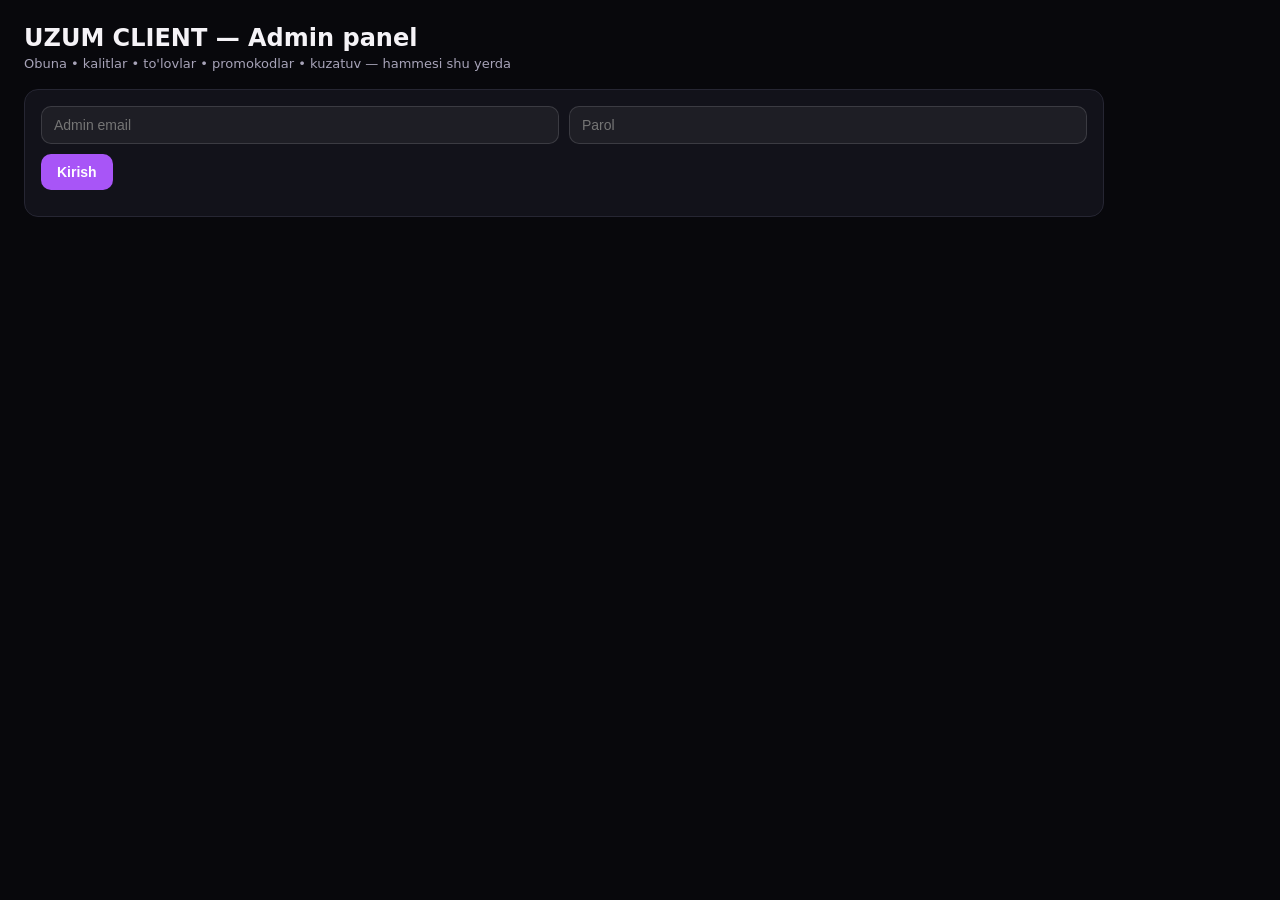
<file: admin.html>
<!doctype html>
<html lang="uz">
<head>
<meta charset="UTF-8" />
<meta name="viewport" content="width=device-width, initial-scale=1.0" />
<title>UZUM CLIENT — Admin panel</title>
<script>try{var SITE_V=2;fetch('version.json',{cache:'no-store'}).then(function(r){return r.json()}).then(function(j){if(j&&j.v!==SITE_V&&!sessionStorage.getItem('vrel')){sessionStorage.setItem('vrel','1');location.href=location.pathname+'?v='+Date.now()}}).catch(function(){})}catch(e){}</script>
<style>
*{box-sizing:border-box;margin:0;padding:0}
body{background:#08080c;color:#f5f3f7;font-family:system-ui,-apple-system,Segoe UI,Roboto,sans-serif;min-height:100vh;padding:24px}
h1{font-size:24px;margin-bottom:4px}
.sub{color:#a7a3b8;font-size:13px;margin-bottom:18px}
.card{background:#14141de0;border:1px solid #262633;border-radius:14px;padding:16px;margin-bottom:14px;max-width:1080px}
.row{display:flex;gap:10px;flex-wrap:wrap;margin-bottom:10px;align-items:center}
input,select{background:#ffffff0d;border:1px solid #ffffff22;color:#fff;border-radius:10px;padding:10px 12px;font-size:14px}
input{flex:1;min-width:140px}
button{background:#a855f7;border:none;color:#fff;border-radius:10px;padding:10px 16px;font-size:14px;cursor:pointer;font-weight:700}
button:hover{filter:brightness(1.1)}
button.ghost{background:#ffffff14}
button.red{background:#a13b3b}
button.green{background:#2e7d46}
button.sm{padding:6px 10px;font-size:12px}
button:disabled{opacity:.5}
.tabs{display:flex;gap:8px;flex-wrap:wrap;margin-bottom:16px;max-width:1080px}
.tabs button{background:#1c1c28;border:1px solid #262633}
.tabs button.on{background:#a855f7;border-color:#a855f7}
table{width:100%;border-collapse:collapse;font-size:13px}
th,td{text-align:left;padding:8px 10px;border-bottom:1px solid #ffffff12;vertical-align:top}
th{color:#a7a3b8;font-size:12px;text-transform:uppercase;letter-spacing:.06em}
.meta{font-size:13px;color:#ffffffbd;line-height:1.7}
.meta b{color:#fff}
.st{font-weight:700}
.st.pending{color:#ffcf5c}.st.approved,.st.ok{color:#5cff8a}.st.rejected,.st.bad{color:#ff5c5c}
.err{color:#ff5c5c;margin:10px 0}
img.check{max-width:100%;border-radius:10px;margin:10px 0;display:block}
.grid{display:grid;grid-template-columns:repeat(auto-fit,minmax(180px,1fr));gap:12px;margin-bottom:14px;max-width:1080px}
.stat{background:#14141d;border:1px solid #262633;border-radius:14px;padding:16px}
.stat .n{font-size:28px;font-weight:900}
.stat .t{color:#a7a3b8;font-size:13px}
code.key{background:#0d0d14;border:1px solid #a855f7;border-radius:8px;padding:4px 8px;font-size:13px;cursor:pointer}
.small{font-size:12px;color:#a7a3b8}
</style>
</head>
<body>
<h1>UZUM CLIENT — Admin panel</h1>
<div class="sub">Obuna • kalitlar • to'lovlar • promokodlar • kuzatuv — hammesi shu yerda</div>

<div class="card" id="loginBox">
<div class="row"><input id="email" type="email" placeholder="Admin email" /><input id="pass" type="password" placeholder="Parol" /></div>
<button id="loginBtn">Kirish</button>
<div class="err" id="loginErr"></div>
</div>

<div id="panel" style="display:none">
<div class="tabs" id="tabs"></div>
<div id="content"></div>
</div>

<script>
var H="https://zuezpltfsjhoqqkcthmh.supabase.co";
var K="eyJhbGciOiJIUzI1NiIsInR5cCI6IkpXVCJ9.eyJpc3MiOiJzdXBhYmFzZSIsInJlZiI6Inp1ZXpwbHRmc2pob3Fxa2N0aG1oIiwicm9sZSI6ImFub24iLCJpYXQiOjE3OTAwODcyMzUsImV4cCI6MjEwNTY2MzIzNX0.8DkGlhJpdyz7p2twBxJUs-n8zU5eBlM9M_36NYKx_D8";
var TOK="";
function esc(s){return String(s==null?"":s).replace(/[&<>"']/g,function(c){return{"&":"&amp;","<":"&lt;",">":"&gt;",'"':"&quot;","'":"&#39;"}[c]})}
async function api(p,o){
  o=o||{};
  o.headers=Object.assign({apikey:K},o.headers||{});
  if(TOK)o.headers.Authorization="Bearer "+TOK;
  var r=await fetch(H+p,o);
  var ct=r.headers.get("content-type")||"";
  var b=ct.indexOf("application/json")>=0?await r.json():await r.text();
  if(!r.ok)throw new Error((b&&b.message)||("Xato "+r.status));
  return b;
}
function fmtDT(s){if(!s)return"—";try{return new Date(s).toLocaleString("uz-UZ")}catch(e){return s}}
function shortHwid(h){if(!h)return"—";return esc(String(h).slice(0,10))+"…"}
function genKey(){
  var a="ABCDEFGHIJKLMNOPQRSTUVWXYZ0123456789",s="UZUM",i,j;
  for(i=0;i<3;i++){s+="-";for(j=0;j<4;j++)s+=a[Math.floor(Math.random()*a.length)]}
  return s;
}
function subPlus(iso,days){
  var base=new Date();
  if(iso){var d=new Date(iso);if(!isNaN(d)&&d>base)base=d}
  return new Date(base.getTime()+days*864e5).toISOString();
}

var TABS=[["stats","Statistika"],["users","Foydalanuvchilar"],["keys","Kalitlar"],["pays","To'lovlar"],["promo","Promokodlar"],["watch","Kuzatuv"],["meta","Sozlamalar"]];
var cur="stats";
function renderTabs(){
  var t=document.getElementById("tabs");t.innerHTML="";
  TABS.forEach(function(x){
    var b=document.createElement("button");
    b.textContent=x[1];if(x[0]===cur)b.className="on";
    b.onclick=function(){cur=x[0];renderTabs();load()};
    t.appendChild(b);
  });
}
function load(){
  var c=document.getElementById("content");
  c.innerHTML='<div class="card">Yuklanmoqda…</div>';
  ({stats:loadStats,users:loadUsers,keys:loadKeys,pays:loadPays,promo:loadPromo,watch:loadWatch,meta:loadMeta}[cur])(c)
    .catch(function(e){c.innerHTML='<div class="card err">'+esc(e.message)+'</div>'});
}

/* ---------- STATISTIKA ---------- */
async function loadStats(c){
  var users=await api("/rest/v1/profiles?select=id,sub_until,banned_hwid");
  var pays=await api("/rest/v1/payments?select=id,status");
  var keys=await api("/rest/v1/sub_keys?select=id,used");
  var fails=await api("/rest/v1/mod_attempts?select=id&ok=eq.false&created_at=gt."+encodeURIComponent(new Date(Date.now()-864e5).toISOString()));
  var now=new Date(),act=0,ban=0;
  users.forEach(function(u){if(u.sub_until&&new Date(u.sub_until)>now)act++;if(u.banned_hwid)ban++});
  var pend=pays.filter(function(p){return p.status==="pending"}).length;
  var free=keys.filter(function(k){return !k.used}).length;
  c.innerHTML='<div class="grid">'+
    stat(users.length,"Jami userlar")+stat(act,"Faol obuna")+stat(ban,"Banlangan")+
    stat(pend,"Kutilayotgan to'lov")+stat(free,"Bo'sh kalit")+stat(fails.length,"24s fail urinish")+'</div>';
  function stat(n,t){return '<div class="stat"><div class="n">'+n+'</div><div class="t">'+t+'</div></div>'}
}

/* ---------- FOYDALANUVCHILAR ---------- */
async function loadUsers(c){
  var q=(document.getElementById("uq")||{}).value||"";
  var users=await api("/rest/v1/profiles?select=id,username,email,role,sub_until,hwid,banned_hwid,created_at&order=created_at.desc&limit=200");
  if(q){q=q.toLowerCase();users=users.filter(function(u){return(username(u)+" "+u.email).toLowerCase().indexOf(q)>=0})}
  function username(u){return u.username||""}
  var h='<div class="card"><div class="row"><input id="uq" placeholder="Qidirish: username/email" value="'+esc((document.getElementById("uq")||{}).value||"")+'"><button class="ghost" id="usearch">Qidirish</button></div>';
  h+='<table><tr><th>User</th><th>Obuna</th><th>HWID</th><th>Amal</th></tr>';
  users.forEach(function(u){
    var sub=u.sub_until&&new Date(u.sub_until)>new Date()?'<span class="st ok">'+fmtDT(u.sub_until)+'</span>':'<span class="st bad">'+(u.sub_until?fmtDT(u.sub_until):"yo'q")+'</span>';
    if(u.banned_hwid)sub+=' <span class="st bad">[BAN]</span>';
    h+='<tr><td><b>'+esc(username(u))+'</b><br><span class="small">'+esc(u.email)+'</span><br><span class="small">'+esc(u.role)+'</span></td>'+
      '<td>'+sub+'</td><td class="small">'+shortHwid(u.hwid)+'</td><td>'+
      '<div class="row"><button class="sm" data-a="d30" data-id="'+u.id+'" data-s="'+esc(u.sub_until||"")+'">+30</button>'+
      '<button class="sm" data-a="d90" data-id="'+u.id+'" data-s="'+esc(u.sub_until||"")+'">+90</button>'+
      '<button class="sm" data-a="inf" data-id="'+u.id+'" data-s="'+esc(u.sub_until||"")+'">∞</button>'+
      '<button class="sm ghost" data-a="hwid" data-id="'+u.id+'">HWID reset</button>'+
      '<button class="sm '+(u.banned_hwid?"green":"red")+'" data-a="ban" data-id="'+u.id+'" data-b="'+(u.banned_hwid?1:0)+'">'+(u.banned_hwid?"Unban":"Ban")+'</button></div></td></tr>';
  });
  c.innerHTML=h+'</table></div>';
  document.getElementById("usearch").onclick=loadUsers.bind(null,c);
  c.querySelectorAll("button[data-a]").forEach(function(b){
    b.onclick=function(){
      var id=b.getAttribute("data-id"),a=b.getAttribute("data-a");
      var done=function(){load()};
      if(a==="d30"||a==="d90"||a==="inf"){
        var days=a==="d30"?30:a==="d90"?90:36500;
        if(!confirm(days+" kun obuna berilsinmi?"))return;
        api("/rest/v1/profiles?id=eq."+id,{method:"PATCH",headers:{"Content-Type":"application/json"},body:JSON.stringify({sub_until:subPlus(b.getAttribute("data-s"),days)})}).then(done).catch(alert2);
      }else if(a==="hwid"){
        if(!confirm("HWID bog'lanishi o'chirilsinmi?"))return;
        api("/rest/v1/profiles?id=eq."+id,{method:"PATCH",headers:{"Content-Type":"application/json"},body:JSON.stringify({hwid:null})}).then(done).catch(alert2);
      }else if(a==="ban"){
        var ban=b.getAttribute("data-b")!=="1";
        if(!confirm(ban?"Banlansinmi?":"Ban ochilsinmi?"))return;
        api("/rest/v1/profiles?id=eq."+id,{method:"PATCH",headers:{"Content-Type":"application/json"},body:JSON.stringify({banned_hwid:ban})}).then(done).catch(alert2);
      }
    };
  });
  function alert2(e){alert(e.message)}
}

/* ---------- KALITLAR ---------- */
async function loadKeys(c){
  var sk=await api("/rest/v1/sub_keys?select=*&order=id.desc&limit=100");
  var hk=await api("/rest/v1/hwid_keys?select=*&order=id.desc&limit=100");
  var h='<div class="card"><h3>Obuna kalitlari</h3><div class="row"><input id="kdays" type="number" value="30" style="max-width:120px"><button id="knew">Yaratish</button></div><table><tr><th>Kalit</th><th>Kun</th><th>Holat</th><th></th></tr>';
  sk.forEach(function(k){
    h+='<tr><td><code class="key" data-k="'+esc(k.value)+'">'+esc(k.value)+'</code></td><td>'+k.days+'</td>'+
      '<td>'+(k.used?'<span class="st bad">ishlatilgan</span>':'<span class="st ok">bo\'sh</span>')+'</td>'+
      '<td><button class="sm red" data-t="sub_keys" data-id="'+k.id+'">O\'chirish</button></td></tr>';
  });
  h+='</table></div><div class="card"><h3>HWID tiklash kalitlari</h3><div class="row"><button id="hnew">Yaratish</button></div><table><tr><th>Kalit</th><th>Holat</th><th></th></tr>';
  hk.forEach(function(k){
    h+='<tr><td><code class="key" data-k="'+esc(k.value)+'">'+esc(k.value)+'</code></td>'+
      '<td>'+(k.used?'<span class="st bad">ishlatilgan</span>':'<span class="st ok">bo\'sh</span>')+'</td>'+
      '<td><button class="sm red" data-t="hwid_keys" data-id="'+k.id+'">O\'chirish</button></td></tr>';
  });
  c.innerHTML=h+'</table></div>';
  c.querySelectorAll("code.key").forEach(function(el){el.onclick=function(){try{navigator.clipboard.writeText(el.getAttribute("data-k"))}catch(e){}}});
  document.getElementById("knew").onclick=function(){
    var d=parseInt(document.getElementById("kdays").value||"30",10)||30;
    api("/rest/v1/sub_keys",{method:"POST",headers:{"Content-Type":"application/json","Prefer":"return=representation"},body:JSON.stringify({value:genKey(),days:d})}).then(load).catch(function(e){alert(e.message)});
  };
  document.getElementById("hnew").onclick=function(){
    api("/rest/v1/hwid_keys",{method:"POST",headers:{"Content-Type":"application/json","Prefer":"return=representation"},body:JSON.stringify({value:genKey()})}).then(load).catch(function(e){alert(e.message)});
  };
  c.querySelectorAll("button[data-t]").forEach(function(b){
    b.onclick=function(){if(!confirm("Kalit o'chirilsinmi?"))return;
      api("/rest/v1/"+b.getAttribute("data-t")+"?id=eq."+b.getAttribute("data-id"),{method:"DELETE"}).then(load).catch(function(e){alert(e.message)});};
  });
}

/* ---------- TO'LOVLAR ---------- */
var ST={pending:"Kutilmoqda",approved:"Tasdiqlangan",rejected:"Rad etilgan"};
async function loadPays(c){
  var rows=await api("/rest/v1/payments?select=*,profiles(username,email)&order=created_at.desc&limit=100");
  var h='<div class="card"><h3>To\'lovlar ('+rows.length+')</h3>';
  if(!rows.length)h+='<div class="meta">Hozircha to\'lovlar yo\'q.</div>';
  rows.forEach(function(p,i){
    var u=(p.profiles&&p.profiles.username)||p.user_id;
    h+='<div class="card"><div class="meta"><b>#'+p.id+'</b> <span class="st '+p.status+'">'+ST[p.status]+'</span><br>'+
      'User: <b>'+esc(u)+'</b> ('+esc((p.profiles&&p.profiles.email)||"")+')<br>'+
      'Plan: <b>'+esc(p.plan)+'</b> | Summa: <b>'+esc(p.amount)+'</b><br>'+
      '<span class="small">'+esc(p.created_at)+'</span></div>'+
      '<div class="row"><button class="sm ghost" data-v="'+i+'">Chekni ko\'rish</button>'+
      (p.status==="pending"?'<button class="sm green" data-o="'+p.id+'">Tasdiqlash</button><button class="sm ghost" data-n="'+p.id+'">Rad etish</button>':'')+
      '<button class="sm red" data-d="'+p.id+'">O\'chirish</button></div><div class="img" id="img'+i+'"></div></div>';
  });
  c.innerHTML=h+'</div>';
  c.querySelectorAll("button[data-v]").forEach(function(b){
    b.onclick=function(){
      var p=rows[parseInt(b.getAttribute("data-v"),10)];
      api("/storage/v1/object/sign/checks/"+p.check_path,{method:"POST",headers:{"Content-Type":"application/json"},body:JSON.stringify({expiresIn:3600})}).then(function(r){
        document.getElementById("img"+b.getAttribute("data-v")).innerHTML='<img class="check" src="'+H+r.signedURL+'">';
      }).catch(function(e){alert(e.message)});
    };
  });
  c.querySelectorAll("button[data-o]").forEach(function(b){
    b.onclick=function(){if(!confirm("Tasdiqlansinmi? Obuna beriladi."))return;
      api("/rest/v1/rpc/admin_approve_payment",{method:"POST",headers:{"Content-Type":"application/json"},body:JSON.stringify({p_id:parseInt(b.getAttribute("data-o"),10)})}).then(function(m){alert(m);load()}).catch(function(e){alert(e.message)});};
  });
  c.querySelectorAll("button[data-n]").forEach(function(b){
    b.onclick=function(){if(!confirm("Rad etilsinmi?"))return;
      api("/rest/v1/payments?id=eq."+b.getAttribute("data-n"),{method:"PATCH",headers:{"Content-Type":"application/json"},body:JSON.stringify({status:"rejected"})}).then(load).catch(function(e){alert(e.message)});};
  });
  c.querySelectorAll("button[data-d]").forEach(function(b){
    b.onclick=function(){if(!confirm("To'lov o'chirilsinmi?"))return;
      api("/rest/v1/payments?id=eq."+b.getAttribute("data-d"),{method:"DELETE"}).then(load).catch(function(e){alert(e.message)});};
  });
}

/* ---------- PROMOKODLAR ---------- */
async function loadPromo(c){
  var rows=await api("/rest/v1/promos?select=*&order=id.desc&limit=100");
  var h='<div class="card"><h3>Promokodlar</h3><div class="row"><input id="pv" placeholder="Kod"><input id="pd" type="number" value="10" style="max-width:110px"><input id="po" type="number" value="100" style="max-width:110px"><button id="pnew">Yaratish</button></div><table><tr><th>Kod</th><th>Chegirma%</th><th>Limit</th><th></th></tr>';
  rows.forEach(function(p){
    h+='<tr><td><code class="key">'+esc(p.value)+'</code></td><td>'+p.discount+'</td><td>'+esc(p.outActive)+'</td>'+
      '<td><button class="sm red" data-id="'+p.id+'">O\'chirish</button></td></tr>';
  });
  c.innerHTML=h+'</table></div>';
  document.getElementById("pnew").onclick=function(){
    var v=document.getElementById("pv").value.trim();
    if(!v){alert("Kod yozing");return}
    api("/rest/v1/promos",{method:"POST",headers:{"Content-Type":"application/json","Prefer":"return=representation"},body:JSON.stringify({value:v,discount:parseInt(document.getElementById("pd").value||"0",10),outActive:parseInt(document.getElementById("po").value||"100",10)})}).then(load).catch(function(e){alert(e.message)});
  };
  c.querySelectorAll("button[data-id]").forEach(function(b){
    b.onclick=function(){if(!confirm("Promokod o'chirilsinmi?"))return;
      api("/rest/v1/promos?id=eq."+b.getAttribute("data-id"),{method:"DELETE"}).then(load).catch(function(e){alert(e.message)});};
  });
}

/* ---------- KUZATUV ---------- */
async function loadWatch(c){
  var rows=await api("/rest/v1/mod_attempts?select=created_at,email,hwid,ok,reason&order=created_at.desc&limit=500");
  var banned=await api("/rest/v1/banned_hwids?select=*&order=created_at.desc&limit=200");
  var isBanned={};banned.forEach(function(b){isBanned[b.hwid]=1});
  // Guruhlash: email -> HWID lar
  var byEmail={};
  rows.forEach(function(r){
    if(!r.email)return;
    var e=r.email.toLowerCase();
    byEmail[e]=byEmail[e]||{email:r.email,hwids:{},fails:0,last:r.created_at};
    if(r.hwid)byEmail[e].hwids[r.hwid]=1;
    if(!r.ok)byEmail[e].fails++;
    if(r.created_at>byEmail[e].last)byEmail[e].last=r.created_at;
  });
  var h='<div class="card"><h3>🚨 Gumonlilar (bir email — ko\'p HWID)</h3>';
  var found=0;
  Object.keys(byEmail).forEach(function(e){
    var g=byEmail[e],hl=Object.keys(g.hwids);
    if(hl.length<2)return;
    found++;
    h+='<div class="card"><div class="meta"><b>'+esc(g.email)+'</b> — '+hl.length+' ta HWID, '+g.fails+' ta fail<br><span class="small">'+esc(g.last)+'</span></div>';
    hl.forEach(function(hw){
      h+='<div class="row"><code class="key">'+esc(hw)+'</code>'+
        (isBanned[hw]?'<span class="st bad">[BLOKLANGAN]</span>':'<button class="sm red" data-bh="'+esc(hw)+'" data-em="'+esc(g.email)+'">Bloklash</button>')+'</div>';
    });
    h+='</div>';
  });
  if(!found)h+='<div class="meta">Gumonli harakat yo\'q. Hammasi toza ✅</div>';
  h+='</div>';
  // Bloklanganlar
  h+='<div class="card"><h3>Bloklangan HWIDlar ('+banned.length+')</h3>';
  if(!banned.length){h+='<div class="meta">Bo\'sh.</div>'}else{
    h+='<table><tr><th>HWID</th><th>Sabab</th><th>Vaqt</th><th></th></tr>';
    banned.forEach(function(b){
      h+='<tr><td><code class="key">'+esc(b.hwid)+'</code></td><td>'+esc(b.reason||"")+'</td><td class="small">'+esc(b.created_at)+'</td>'+
        '<td><button class="sm green" data-ub="'+esc(b.hwid)+'">Ochish</button></td></tr>';
    });
    h+='</table>';
  }
  h+='</div>';
  // So'nggi fail lar
  var fails=rows.filter(function(r){return !r.ok}).slice(0,50);
  h+='<div class="card"><h3>So\'nggi muvaffaqiyatsiz urinishlar</h3><table><tr><th>Vaqt</th><th>Email</th><th>HWID</th><th>Sabab</th></tr>';
  fails.forEach(function(r){
    h+='<tr><td class="small">'+esc(r.created_at)+'</td><td>'+esc(r.email)+'</td><td class="small">'+shortHwid(r.hwid)+'</td><td>'+esc(r.reason)+'</td></tr>';
  });
  c.innerHTML=h+'</table></div>';
  c.querySelectorAll("button[data-bh]").forEach(function(b){
    b.onclick=function(){
      var hw=b.getAttribute("data-bh");
      if(!confirm("Shu HWID bloklansinmi?\n"+hw))return;
      api("/rest/v1/banned_hwids",{method:"POST",headers:{"Content-Type":"application/json","Prefer":"return=representation"},body:JSON.stringify({hwid:hw,reason:"Gumon: "+b.getAttribute("data-em")})}).then(load).catch(function(e){alert(e.message)});
    };
  });
  c.querySelectorAll("button[data-ub]").forEach(function(b){
    b.onclick=function(){
      if(!confirm("Blok ochilsinmi?"))return;
      api("/rest/v1/banned_hwids?hwid=eq."+encodeURIComponent(b.getAttribute("data-ub")),{method:"DELETE"}).then(load).catch(function(e){alert(e.message)});
    };
  });
}

/* ---------- SOZLAMALAR ---------- */
async function loadMeta(c){
  var m=await api("/rest/v1/meta?select=*&id=eq.1");
  m=m[0]||{version:"",jar_sha256:""};
  c.innerHTML='<div class="card"><h3>Reliz sozlamalari</h3>'+
    '<div class="row"><input id="mver" value="'+esc(m.version)+'"></div>'+
    '<div class="row"><input id="msha" placeholder="jar sha256 (bo\'sh = tekshirilmaydi)" value="'+esc(m.jar_sha256||"")+'"></div>'+
    '<div class="row"><button id="msave">Saqlash</button></div>'+
    '<div class="small">Mod ishga tushganda shu hash bilan o\'zini solishtiradi. Yangi jar chiqarganda hash ni yangilang.</div></div>';
  document.getElementById("msave").onclick=function(){
    api("/rest/v1/meta?id=eq.1",{method:"PATCH",headers:{"Content-Type":"application/json"},body:JSON.stringify({version:document.getElementById("mver").value,jar_sha256:document.getElementById("msha").value.trim()})}).then(function(){alert("Saqlandi")}).catch(function(e){alert(e.message)});
  };
}

/* ---------- LOGIN ---------- */
document.getElementById("loginBtn").onclick=function(){
  var em=document.getElementById("email").value.trim();
  var pw=document.getElementById("pass").value;
  document.getElementById("loginErr").textContent="";
  api("/auth/v1/token?grant_type=password",{method:"POST",headers:{"Content-Type":"application/json"},body:JSON.stringify({email:em,password:pw})}).then(function(r){
    TOK=r.access_token;
    return api("/rest/v1/profiles?select=role");
  }).then(function(p){
    if(!p.length||(p[0].role!=="ADMIN"&&p[0].role!=="OWNER"))throw new Error("Admin emassiz.");
    document.getElementById("loginBox").style.display="none";
    document.getElementById("panel").style.display="block";
    renderTabs();load();
  }).catch(function(e){document.getElementById("loginErr").textContent=e.message});
};
</script>
</body>
</html>
</file>
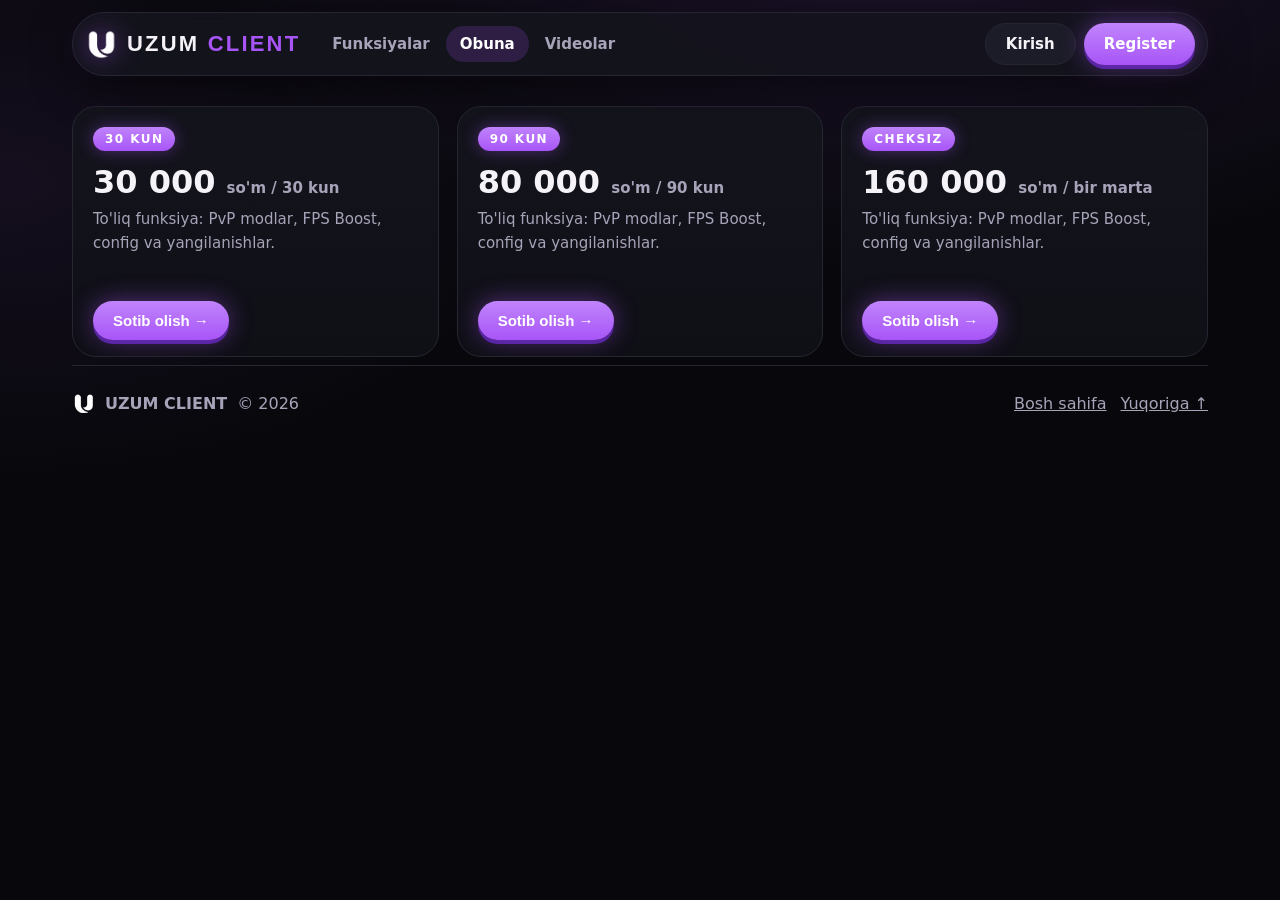
<file: obuna.html>
<!DOCTYPE html>
<html lang="uz">
<head>
<meta charset="UTF-8">
<meta name="viewport" content="width=device-width, initial-scale=1.0">
<title>Obuna — UZUM CLIENT</title>
<meta name="description" content="UZUM CLIENT obuna: 30 kun, 90 kun, Cheksiz.">
<script>try{var SITE_V=2;fetch('version.json',{cache:'no-store'}).then(function(r){return r.json()}).then(function(j){if(j&&j.v!==SITE_V&&!sessionStorage.getItem('vrel')){sessionStorage.setItem('vrel','1');location.href=location.pathname+'?v='+Date.now()}}).catch(function(){})}catch(e){}</script>
<link rel="icon" href="art/brand/uzumclient-logo.png">
<style>
:root{
  --bg:#08080c; --bg2:#0f0f16; --card:#14141d; --card2:#1a1a26;
  --line:#262633; --ink:#f5f3f7; --muted:#a7a3b8;
  --pink:#a855f7; --pink2:#c084fc; --pink-dark:#6d28d9;
  --pink-glow:0 0 24px rgba(168,85,247,.45),0 4px 0 #4c1d95;
  --radius:18px; --radius-lg:28px;
}
*{box-sizing:border-box}
html{scroll-behavior:smooth}
body{margin:0;background:radial-gradient(1200px 600px at 70% -10%,rgba(168,85,247,.14),transparent 60%),radial-gradient(900px 500px at 0% 20%,rgba(168,85,247,.08),transparent 60%),var(--bg);color:var(--ink);font-family:"Manrope",system-ui,-apple-system,Segoe UI,Roboto,sans-serif;min-height:100vh}
a{color:inherit}
.wrap{max-width:1180px;margin:0 auto;padding:0 22px}
header{position:sticky;top:12px;z-index:60}
.nav{display:flex;align-items:center;gap:12px;background:rgba(20,20,29,.9);backdrop-filter:blur(14px);border:1px solid var(--line);border-radius:999px;padding:10px 12px;box-shadow:0 10px 40px rgba(0,0,0,.5)}
.brand{display:flex;align-items:center;gap:10px;text-decoration:none;font-weight:900;letter-spacing:.08em}
.brand img{width:32px;height:31px;object-fit:cover;border-radius:9px;filter:drop-shadow(0 0 12px rgba(168,85,247,.6))}
.brand b{font-family:"Barlow Condensed","Arial Narrow",sans-serif;font-size:22px;letter-spacing:.1em}
.brand b i{color:var(--pink);font-style:normal}
.nav-links{display:flex;gap:2px;margin-left:6px}
.nav-links a{text-decoration:none;padding:9px 14px;border-radius:999px;font-weight:700;color:var(--muted);font-size:15px}
.nav-links a:hover{background:#1f1f2c;color:#fff}
.nav-links a.on{background:rgba(168,85,247,.18);color:#fff}
.spacer{flex:1}
.btn{border:0;cursor:pointer;font-weight:800;border-radius:999px;padding:11px 20px;text-decoration:none;display:inline-flex;align-items:center;gap:8px;transition:.18s;font-size:15px}
.btn-pink{background:linear-gradient(180deg,var(--pink2),var(--pink));color:#fff;box-shadow:var(--pink-glow)}
.btn-pink:hover{transform:translateY(-1px);box-shadow:0 0 34px rgba(168,85,247,.65),0 4px 0 #4c1d95}
.btn:active{transform:scale(.96)}
.btn-ghost{background:#1c1c28;color:var(--ink);border:1px solid var(--line)}
.btn-ghost:hover{border-color:var(--pink);color:#fff}
.user-chip{display:none;align-items:center;gap:8px;background:#1c1c28;border:1px solid var(--pink);border-radius:999px;padding:8px 14px;font-weight:800}
.user-chip span.avatar{width:28px;height:28px;border-radius:50%;background:linear-gradient(180deg,var(--pink),var(--pink-dark));display:grid;place-items:center;font-size:14px}
.user-chip img.avatar{width:28px;height:28px;border-radius:50%;object-fit:cover}
.ob-hero{margin-top:18px;background:linear-gradient(180deg,#17121a,#0c0c12);border:1px solid var(--line);border-radius:var(--radius-lg);padding:44px 40px;position:relative;overflow:hidden}
.ob-hero::before{content:"";position:absolute;inset:0;background:radial-gradient(700px 260px at 20% 0%,rgba(168,85,247,.22),transparent 60%);pointer-events:none}
.eyebrow{display:flex;align-items:center;gap:10px;font-weight:900;letter-spacing:.16em;font-size:13px;color:var(--pink);position:relative}
h1{font-family:"Barlow Condensed",sans-serif;font-size:clamp(40px,6vw,68px);margin:10px 0 6px;position:relative}
h1 span{color:transparent;-webkit-text-stroke:2px var(--pink);text-shadow:0 0 30px rgba(168,85,247,.4)}
.sub{color:var(--muted);font-size:17px;max-width:60ch;position:relative}
#planNote{color:var(--muted);font-size:14px;margin:14px 0 0;position:relative}
.mode-grid{display:grid;grid-template-columns:repeat(3,1fr);gap:18px;margin-top:24px;padding-bottom:8px}
.mode{background:linear-gradient(180deg,var(--card),var(--bg2));border:1px solid var(--line);border-radius:24px;overflow:hidden;display:flex;flex-direction:column;transition:.2s}
.mode:hover{transform:translateY(-4px);border-color:var(--pink);box-shadow:0 20px 60px rgba(168,85,247,.18)}
.mode-body{padding:20px 20px 16px;display:flex;flex-direction:column;flex:1}
.tag{font-size:12px;font-weight:900;letter-spacing:.12em;background:linear-gradient(180deg,var(--pink2),var(--pink));color:#fff;border-radius:999px;padding:5px 12px;display:inline-block;align-self:flex-start;box-shadow:0 0 16px rgba(168,85,247,.4)}
.mode-body h3{margin:12px 0 6px;font-size:26px}
.mode-body p{color:var(--muted);line-height:1.6;margin:0 0 14px;font-size:15px;min-height:72px}
.chips{display:flex;gap:8px;flex-wrap:wrap}
.chips span{background:#0e0e15;border:1px solid var(--line);border-radius:999px;padding:6px 12px;font-size:13px;font-weight:700;color:var(--muted)}
.card{background:linear-gradient(180deg,var(--card),var(--bg2));border:1px solid var(--line);border-radius:24px;padding:26px;margin:18px 0 30px}
.card h3{margin:0 0 8px;font-size:24px}
footer{border-top:1px solid var(--line);padding:26px 0 40px;color:var(--muted);display:flex;gap:16px;align-items:center;justify-content:space-between;flex-wrap:wrap}
.toast{position:fixed;bottom:22px;left:50%;transform:translateX(-50%) translateY(20px);background:linear-gradient(180deg,var(--pink2),var(--pink));color:#fff;padding:12px 22px;border-radius:999px;opacity:0;transition:.3s;font-weight:800;z-index:200;box-shadow:0 10px 40px rgba(168,85,247,.5)}
.toast.show{opacity:1;transform:translateX(-50%) translateY(0)}
.btn:active{transform:scale(.96)}
.rv{opacity:0;transform:translateY(26px);transition:opacity .7s ease,transform .7s cubic-bezier(.16,1,.3,1)}
.rv.in{opacity:1;transform:none}
.rv[data-d="1"]{transition-delay:.08s}.rv[data-d="2"]{transition-delay:.16s}
@media(prefers-reduced-motion:reduce){.rv{opacity:1;transform:none;transition:none}html{scroll-behavior:auto}}
.overlay{position:fixed;inset:0;background:rgba(0,0,0,.7);backdrop-filter:blur(8px);display:none;place-items:center;z-index:100;padding:18px;opacity:0;transition:opacity .25s ease}
.overlay.show{display:grid;opacity:1}
.auth{width:100%;max-width:440px;background:linear-gradient(180deg,#17171f,#0e0e14);border:1px solid rgba(168,85,247,.4);border-radius:26px;padding:28px;box-shadow:0 30px 100px rgba(168,85,247,.25);position:relative;transform:translateY(16px) scale(.97);transition:transform .32s cubic-bezier(.16,1,.3,1)}
.overlay.show .auth{transform:none}
.auth h3{margin:0 0 8px;font-size:26px;font-family:"Barlow Condensed",sans-serif}
.auth p{color:var(--muted);font-size:14px;line-height:1.55}
.close-x{position:absolute;top:14px;right:14px;width:36px;height:36px;border-radius:50%;border:1px solid var(--line);background:#0b0b12;color:#fff;cursor:pointer}
.ip-box{margin:10px 0;background:#0d0d14;border:1px solid var(--line);border-left:3px solid var(--pink);border-radius:14px;padding:10px;display:flex;align-items:center;gap:10px;cursor:pointer}
.ip-box code{font-size:17px;font-weight:900;color:#fff;letter-spacing:.04em}
.auth input[type=file]{width:100%;background:#0b0b12;border:1px dashed var(--pink);border-radius:12px;padding:12px;color:#fff;font-size:14px}
#payPreview{width:100%;max-height:220px;object-fit:contain;border-radius:12px;margin-top:10px;border:1px solid var(--line)}
.filebtn{display:inline-block;border:1px dashed var(--pink);background:rgba(168,85,247,.08);color:#e9d5ff;font-weight:800;border-radius:12px;padding:12px 18px;cursor:pointer;transition:.18s}
.filebtn:hover{background:rgba(168,85,247,.18)}
#payFileName{color:var(--muted);font-size:13px;margin-left:10px}
#payPromo{flex:1;min-width:120px;background:#0b0b12;border:1px solid var(--line);border-radius:12px;padding:12px 14px;color:#fff;font-size:14px;outline:none}
#payPromo:focus{border-color:var(--pink)}
#payCards{display:grid;gap:10px;margin:10px 0}
.paycard{display:flex;align-items:center;gap:12px;background:#0d0d14;border:1px solid var(--line);border-radius:14px;padding:12px;cursor:pointer;transition:.18s}
.paycard:hover{border-color:var(--pink)}
.paycard.sel{border-color:var(--pink);box-shadow:0 0 18px rgba(168,85,247,.35)}
.paycard code{font-size:16px;font-weight:900;color:#fff;letter-spacing:.03em}
.paycard small{display:block;color:var(--muted);font-size:12px;margin-top:2px}
.paylogo{min-width:64px;text-align:center;font-weight:900;font-size:13px;letter-spacing:.06em;border-radius:9px;padding:7px 10px}
.paylogo.humo{background:linear-gradient(135deg,#e30613,#f39200 55%,#009444);color:#fff}
.paylogo.visa{background:#fff;color:#1A1F71;font-style:italic}
@media(max-width:900px){.mode-grid{grid-template-columns:1fr}.nav-links{display:none}.ob-hero{padding:30px 22px}}
</style>
</head>
<body>
<div class="wrap">
<header>
  <nav class="nav">
    <a class="brand" href="index.html"><img src="art/brand/uzumclient-logo.png" alt="Uzum Client"><b>UZUM <i>CLIENT</i></b></a>
    <div class="nav-links"><a href="index.html#funksiyalar">Funksiyalar</a><a href="obuna.html" class="on">Obuna</a><a href="index.html#videolar">Videolar</a></div>
    <div class="spacer"></div>
    <div id="guestBtns" style="display:flex;gap:8px">
      <a class="btn btn-ghost" href="index.html#login">Kirish</a>
      <a class="btn btn-pink" href="index.html#login">Register</a>
    </div>
    <div class="user-chip" id="userChip" onclick="location.href='index.html#profil'" title="Hisobim" style="cursor:pointer"><span class="avatar" id="userAvatar">H</span><img class="avatar" id="userAvatarImg" style="display:none" alt=""><span>Hisobim</span><span style="color:var(--pink2)">→</span></div>
    <button class="btn btn-ghost" id="logoutBtn" style="display:none" onclick="logout()">Chiqish →</button>
  </nav>
</header>

<section class="mode-grid" style="margin-top:42px">
  <article class="mode"><div class="mode-body"><span class="tag">30 KUN</span><h3 style="font-size:32px;margin-top:12px">30 000 <small style="font-size:15px;color:var(--muted)">so'm / 30 kun</small></h3><p>To'liq funksiya: PvP modlar, FPS Boost, config va yangilanishlar.</p><div style="margin-top:8px"><button class="btn btn-pink" onclick="buyPlan('30 kunlik')">Sotib olish →</button></div></div></article>
  <article class="mode"><div class="mode-body"><span class="tag">90 KUN</span><h3 style="font-size:32px;margin-top:12px">80 000 <small style="font-size:15px;color:var(--muted)">so'm / 90 kun</small></h3><p>To'liq funksiya: PvP modlar, FPS Boost, config va yangilanishlar.</p><div style="margin-top:8px"><button class="btn btn-pink" onclick="buyPlan('90 kunlik')">Sotib olish →</button></div></div></article>
  <article class="mode"><div class="mode-body"><span class="tag">CHEKSIZ</span><h3 style="font-size:32px;margin-top:12px">160 000 <small style="font-size:15px;color:var(--muted)">so'm / bir marta</small></h3><p>To'liq funksiya: PvP modlar, FPS Boost, config va yangilanishlar.</p><div style="margin-top:8px"><button class="btn btn-pink" onclick="buyPlan('Cheksiz')">Sotib olish →</button></div></div></article>
</section>

<footer><div style="display:flex;align-items:center;gap:10px"><img src="art/brand/uzumclient-logo.png" width="23" alt=""><b>UZUM CLIENT</b> © 2026</div><div style="display:flex;gap:14px"><a href="index.html">Bosh sahifa</a><a href="index.html#top">Yuqoriga ↑</a></div></footer>
</div>
<div class="overlay" id="payModal">
  <div class="auth">
    <button class="close-x" onclick="closePay()">✕</button>
    <div id="payStep1">
      <div class="eyebrow">◈ TOLOV</div>
      <h3 id="payPlanName">30 kunlik</h3>
      <p>Summa: <b id="payPrice" style="color:#fff">30 000 som</b></p>
      <p>Promocode bormi? Avval shuni qolla:</p>
      <div style="display:flex;gap:8px"><input id="payPromo" placeholder="Promo-kod"><button class="btn btn-ghost" onclick="applyPayPromo()">OK</button></div>
      <p>Qaysi kartaga otkazsang — tanla:</p>
      <div id="payCards"></div>
      <p>Chek rasmini yukla:</p>
      <div><label for="payFile" class="filebtn">📷 Rasmni Tanlang</label><span id="payFileName">Fayl tanlanmagan</span></div>
      <input id="payFile" type="file" accept="image/*" style="display:none">
      <img id="payPreview" style="display:none" alt="Chek">
      <button class="btn btn-pink" style="width:100%;justify-content:center;margin-top:14px" onclick="confirmPay()">Tasdiqlash →</button>
    </div>
    <div id="payStep2" style="display:none">
      <div class="eyebrow">◈ YUBORILDI</div>
      <h3>Sorov qabul qilindi ✓</h3>
      <p>Admin tasdiqlagach obuna faollashadi (Hisobim sahifasida korinadi). Tezroq tasdiqlash uchun Telegramga yoz:</p>
      <a class="btn btn-pink" style="width:100%;justify-content:center" href="https://t.me/UZUMCLIENTSUPPORT" target="_blank" rel="noreferrer">Telegram orqali tasdiqlash ↗</a>
      <button class="btn btn-ghost" style="width:100%;justify-content:center;margin-top:8px" onclick="closePay()">Yopish</button>
    </div>
  </div>
</div>
<div class="toast" id="toast"></div>
<script>
function toast(m){const t=document.getElementById('toast');t.textContent=m;t.classList.add('show');setTimeout(()=>t.classList.remove('show'),2300)}
function getUsers(){try{return JSON.parse(localStorage.getItem('uzumclient_users')||'{}')}catch{return{}}}
function saveUsers(u){localStorage.setItem('uzumclient_users',JSON.stringify(u))}
function getPlansAll(){try{return JSON.parse(localStorage.getItem('uzumclient_plans')||'{}')}catch{return{}}}
function savePlansAll(p){localStorage.setItem('uzumclient_plans',JSON.stringify(p))}
function getPlan(){const s=localStorage.getItem('uzumclient_session');if(!s)return null;const p=getPlansAll()[s.toLowerCase()];if(!p)return null;if(p.exp&&p.exp<Date.now()){const a=getPlansAll();delete a[s.toLowerCase()];savePlansAll(a);return null}return p}
function setPlan(nick,plan){const a=getPlansAll();a[nick.toLowerCase()]=plan;savePlansAll(a)}
function planDaysLeft(p){return Math.max(0,Math.ceil((p.exp-Date.now())/864e5))}
const CARDS=[
 {type:"HUMO",num:"9860 3566 4389 7651",holder:"Muxammaddin Tairov"},
 {type:"VISA",num:"4413 5976 0572 6742",holder:"Muxammaddin Tairov"}
];
const PRICES={"30 kunlik":"30 000","90 kunlik":"80 000","Cheksiz":"160 000"};
let pendingPlan="",pendingCard=0;
function renderPayCards(){
 document.getElementById("payCards").innerHTML=CARDS.map((cd,i)=>'<div class="paycard'+(i===pendingCard?' sel':'')+'" onclick="selectCard('+i+')"><span class="paylogo '+cd.type.toLowerCase()+'">'+cd.type+'</span><div style="flex:1"><code>'+cd.num+'</code><small>'+cd.holder+'</small></div><button class="btn btn-ghost" onclick="event.stopPropagation();copyCard('+i+')">Nusxa</button></div>').join("");
}
function selectCard(i){pendingCard=i;renderPayCards()}
async function copyCard(i){const n=CARDS[i||0].num;try{await navigator.clipboard.writeText(n.replace(/ /g,""));toast("Karta nusxalandi ✓")}catch(e){toast(n)}}
function getOrders(){try{return JSON.parse(localStorage.getItem("uzumclient_orders")||"[]")}catch(e){return[]}}
function saveOrders(o){localStorage.setItem("uzumclient_orders",JSON.stringify(o))}
function buyPlan(name){
 const s=localStorage.getItem("uzumclient_session");
 if(!s){toast("Avval Register / Kirish qil!");location.href="index.html#login";return}
  pendingPlan=name;pendingCard=0;pendingPromo=null;renderPayCards();
  document.getElementById("payPlanName").textContent=name;
  document.getElementById("payPrice").textContent=PRICES[name]+" som";
  document.getElementById("payPromo").value="";
 document.getElementById("payStep1").style.display="block";
 document.getElementById("payStep2").style.display="none";
 const pv=document.getElementById("payPreview");pv.src="";pv.style.display="none";
 document.getElementById("payModal").classList.add("show");
}
function closePay(){document.getElementById("payModal").classList.remove("show")}
async function copyCard(){try{await navigator.clipboard.writeText(SELLER_CARD.replace(/ /g,""));toast("Karta nusxalandi ✓")}catch(e){toast(SELLER_CARD)}}
document.getElementById("payFile").addEventListener("change",e=>{const f=e.target.files[0];if(!f)return;document.getElementById("payFileName").textContent=f.name;if(!f.type||!f.type.startsWith("image/"))return toast("Chek rasmini yukla.");if(f.size>900*1024)return toast("Rasm 900KB dan kichik bolsin.");const r=new FileReader();r.onload=()=>{const pv=document.getElementById("payPreview");pv.src=r.result;pv.style.display="block"};r.readAsDataURL(f)});
function confirmPay(){
 const s=localStorage.getItem("uzumclient_session");if(!s)return;
 const rc=document.getElementById("payPreview").src||"";
 if(!rc){toast("Avval chek rasmini yukla!");return}
  const users=getUsers(),u=users[s.toLowerCase()]||{};
  const priceTxt=pendingPromo?(fmtPrice(pendingPrice())+" som ("+pendingPromo.code+" -"+pendingPromo.percent+"%)"):(PRICES[pendingPlan]+" som");
  const os=getOrders(),id="UC"+Date.now().toString(36).toUpperCase();
  os.push({id,nick:(u.nick||s),mail:u.mail||"",plan:pendingPlan,price:priceTxt,card:CARDS[pendingCard].type,ts:Date.now(),receipt:rc,status:"pending"});
  if(pendingPromo){
    const defs=getPromoDefs(),pr=defs[pendingPromo.code];
    if(pr){pr.used=(pr.used||0)+1;savePromoDefs(defs)}
    const all=getPromos(),key=s.toLowerCase(),used=all[key]||[];
    if(!used.includes(pendingPromo.code)){used.push(pendingPromo.code);all[key]=used;localStorage.setItem("uzumclient_promos",JSON.stringify(all))}
  }
 saveOrders(os);
 document.getElementById("payStep1").style.display="none";
 document.getElementById("payStep2").style.display="block";
 paintPlanLine();toast("Sorovingiz yuborildi ✓");
}
document.getElementById("payModal").addEventListener("click",e=>{if(e.target.id==="payModal")closePay()});
function getPromoDefs(){try{const raw=localStorage.getItem('uzumclient_promo_defs');if(raw){const d=JSON.parse(raw);if(d&&typeof d==='object')return d}}catch(e){}const seed={UZUMVIP:{days:30,name:'30 kunlik',limit:0,used:0,type:'free',percent:0}};try{localStorage.setItem('uzumclient_promo_defs',JSON.stringify(seed))}catch(e){}return seed}
function savePromoDefs(d){localStorage.setItem('uzumclient_promo_defs',JSON.stringify(d))}
function getPromos(){try{return JSON.parse(localStorage.getItem("uzumclient_promos")||"{}")}catch(e){return{}}}
const PRICE_NUM={"30 kunlik":30000,"90 kunlik":80000,"Cheksiz":160000};
function fmtPrice(n){return String(Math.round(n)).replace(/\B(?=(\d{3})+(?!\d))/g," ")}
let pendingPromo=null;
function pendingPrice(){const base=PRICE_NUM[pendingPlan]||0;if(pendingPromo&&pendingPromo.type==="discount")return Math.round(base*(100-(pendingPromo.percent||0))/100);return base}
function applyPayPromo(){
  const s=localStorage.getItem("uzumclient_session");if(!s)return;
  const code=document.getElementById("payPromo").value.trim().toUpperCase();
  const defs=getPromoDefs(),pr=defs[code];
  if(!pr)return toast("Bunday promocode yoq.");
  if(pr.limit&&(pr.used||0)>=pr.limit)return toast("Bu promocode limiti tugagan.");
  const all=getPromos(),key=s.toLowerCase(),used=all[key]||[];
  if(used.includes(code))return toast("Bu promocode ishlatilgan.");
  if(pr.type!=="discount"){
    used.push(code);all[key]=used;localStorage.setItem("uzumclient_promos",JSON.stringify(all));
    pr.used=(pr.used||0)+1;savePromoDefs(defs);
    setPlan(s,{name:pr.name+" (promo)",ts:Date.now(),exp:pr.days?Date.now()+pr.days*864e5:null});
    const users=getUsers(),u=users[key];
    const os=getOrders();os.push({id:"UC"+Date.now().toString(36).toUpperCase(),nick:(u&&u.nick)||s,mail:(u&&u.mail)||"",plan:pr.name+" (promo)",price:"0 (promo)",card:"-",ts:Date.now(),receipt:"",status:"approved"});
    saveOrders(os);closePay();paintPlanLine();toast("Promocode: "+(pr.days?pr.days+" kunlik":"Cheksiz")+" bepul faollashdi ✓");
    return;
  }
  pendingPromo={code,percent:pr.percent||0};
  const base=PRICE_NUM[pendingPlan]||0,now=pendingPrice();
  document.getElementById("payPrice").innerHTML="<s style='color:#a7a3b8'>"+fmtPrice(base)+"</s> "+fmtPrice(now)+" som (-"+pendingPromo.percent+"%)";
  toast("Chegirma qo'llandi: -"+pendingPromo.percent+"% ✓");
}
function logout(){localStorage.removeItem('uzumclient_session');location.reload()}
function paintHeader(){
 const s=localStorage.getItem('uzumclient_session');
 const g=document.getElementById('guestBtns'),c=document.getElementById('userChip'),l=document.getElementById('logoutBtn');
 if(s){g.style.display='none';c.style.display='flex';l.style.display='inline-flex';const u=getUsers()[s.toLowerCase()];const av=document.getElementById('userAvatar'),ai=document.getElementById('userAvatarImg');if(u&&u.ava){ai.src=u.ava;ai.style.display='block';av.style.display='none'}else{ai.style.display='none';av.style.display='grid';av.textContent=s[0].toUpperCase()}}
 else{g.style.display='flex';c.style.display='none';l.style.display='none'}
}
function paintPlanLine(){
 const p=getPlan(),el=document.getElementById('planNote');
 if(!el)return;
 const s=localStorage.getItem('uzumclient_session');
 const pend=s?getOrders().find(o=>o.status==='pending'&&(o.nick||'').toLowerCase()===s.toLowerCase()):null;
 if(pend){el.textContent='Sorovingiz korib chiqilmoqda ('+pend.id+'). Tezroq tasdiqlash uchun Telegram: t.me/UZUMCLIENTSUPPORT';return}
 if(!p){el.textContent='Hozircha obunang yo‘q — sotib olgandan keyin mod yuklash ochiladi.';return}
 el.textContent=p.exp?('Faol obunang: '+p.name+' • '+planDaysLeft(p)+' kun qoldi — mod yuklash ochiq.'):'Faol obunang: '+p.name+' • Cheksiz ✓ — mod yuklash ochiq.';
}
paintHeader();paintPlanLine();
try{
const io=new IntersectionObserver(es=>es.forEach(e=>{if(e.isIntersecting){e.target.classList.add('in');io.unobserve(e.target)}}),{threshold:.12});
document.querySelectorAll('.mode,.card').forEach((elm,i)=>{elm.classList.add('rv');elm.setAttribute('data-d',String(i%3));io.observe(elm)});
}catch(e){}
</script>
</body>
</html>
</file>
